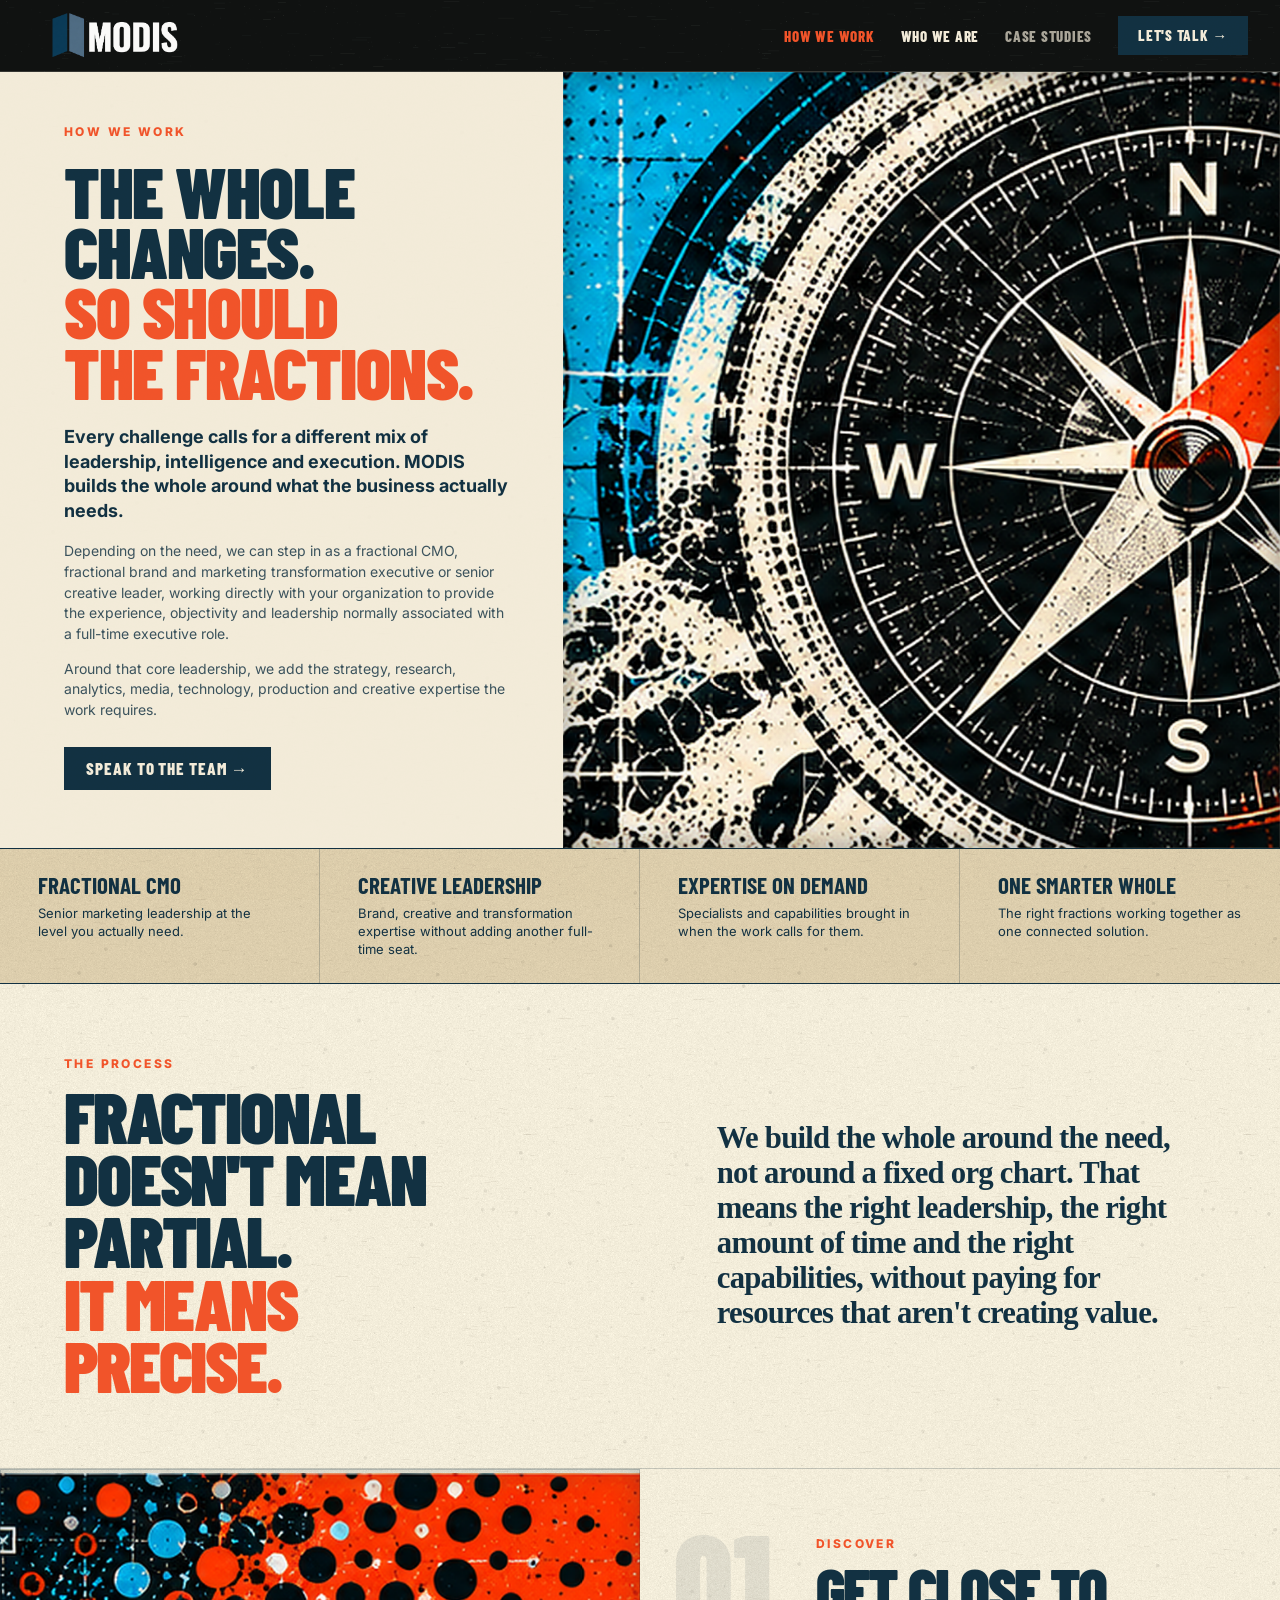
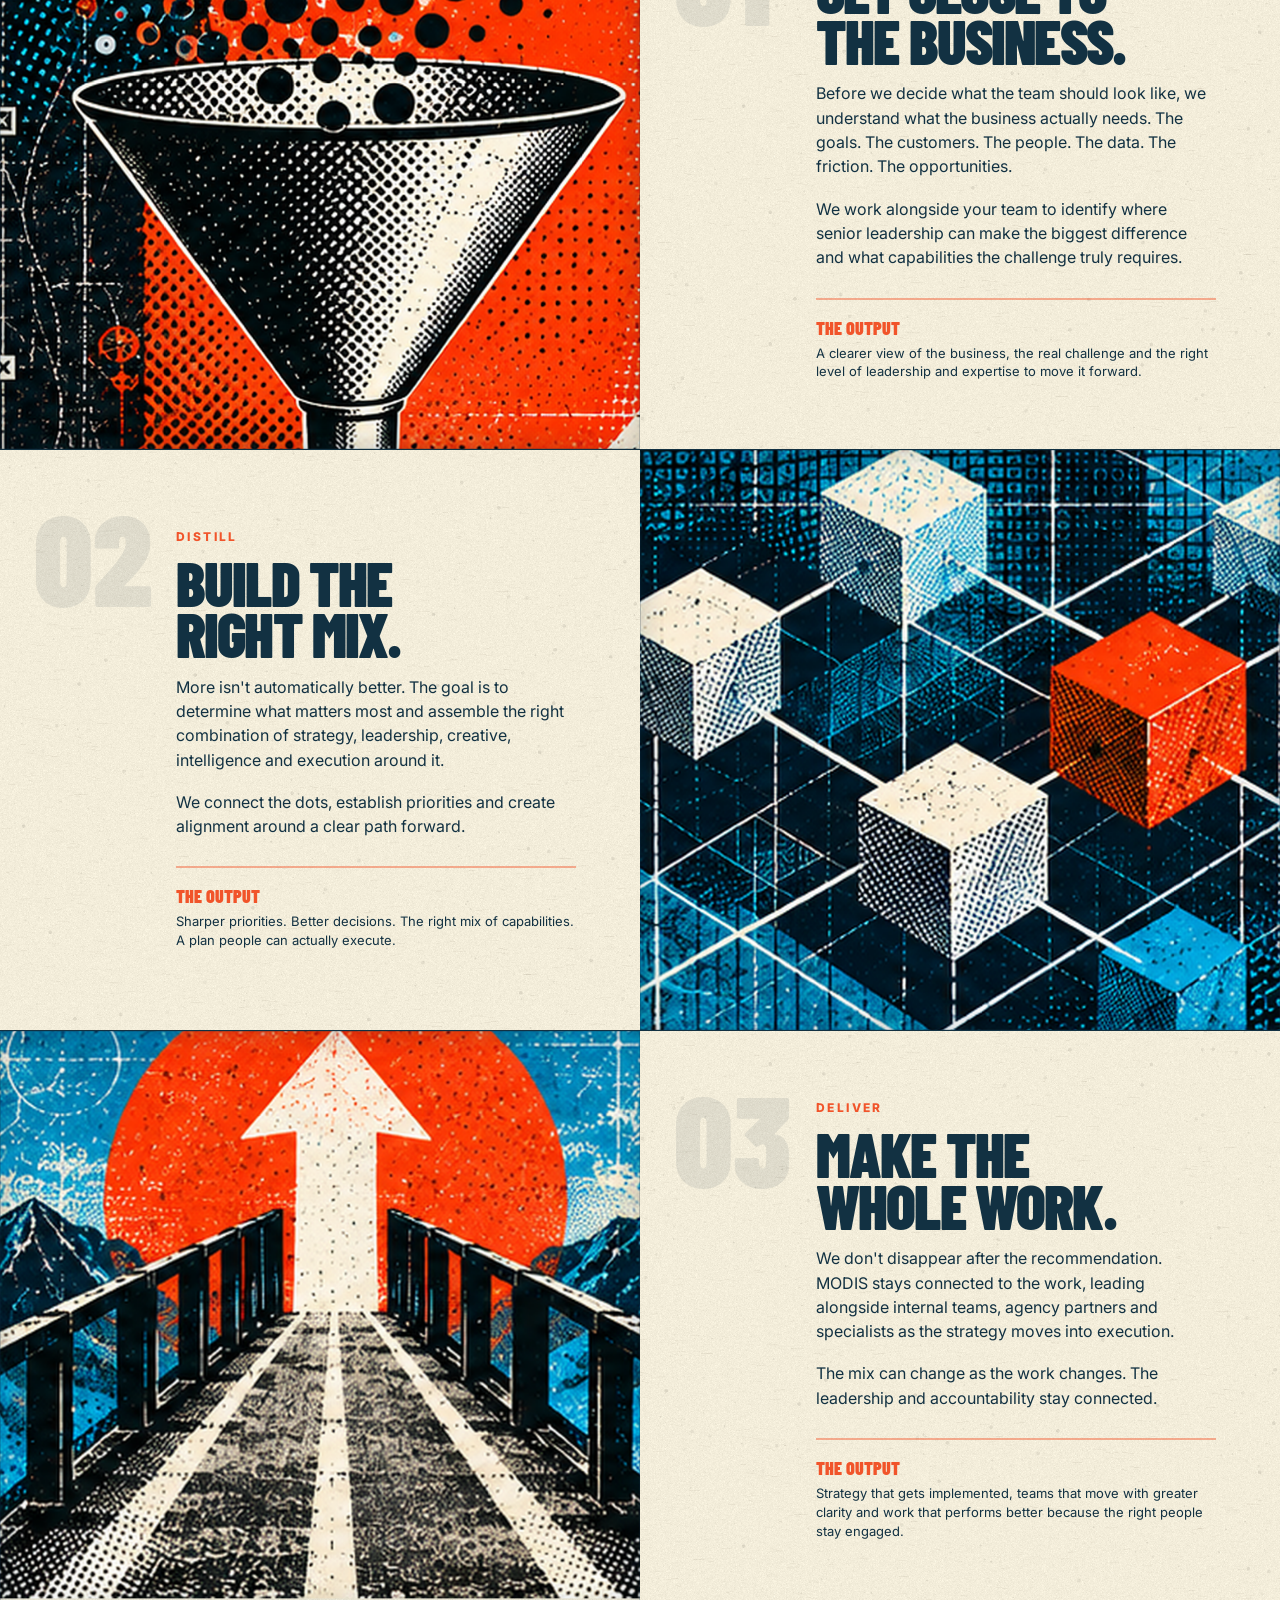
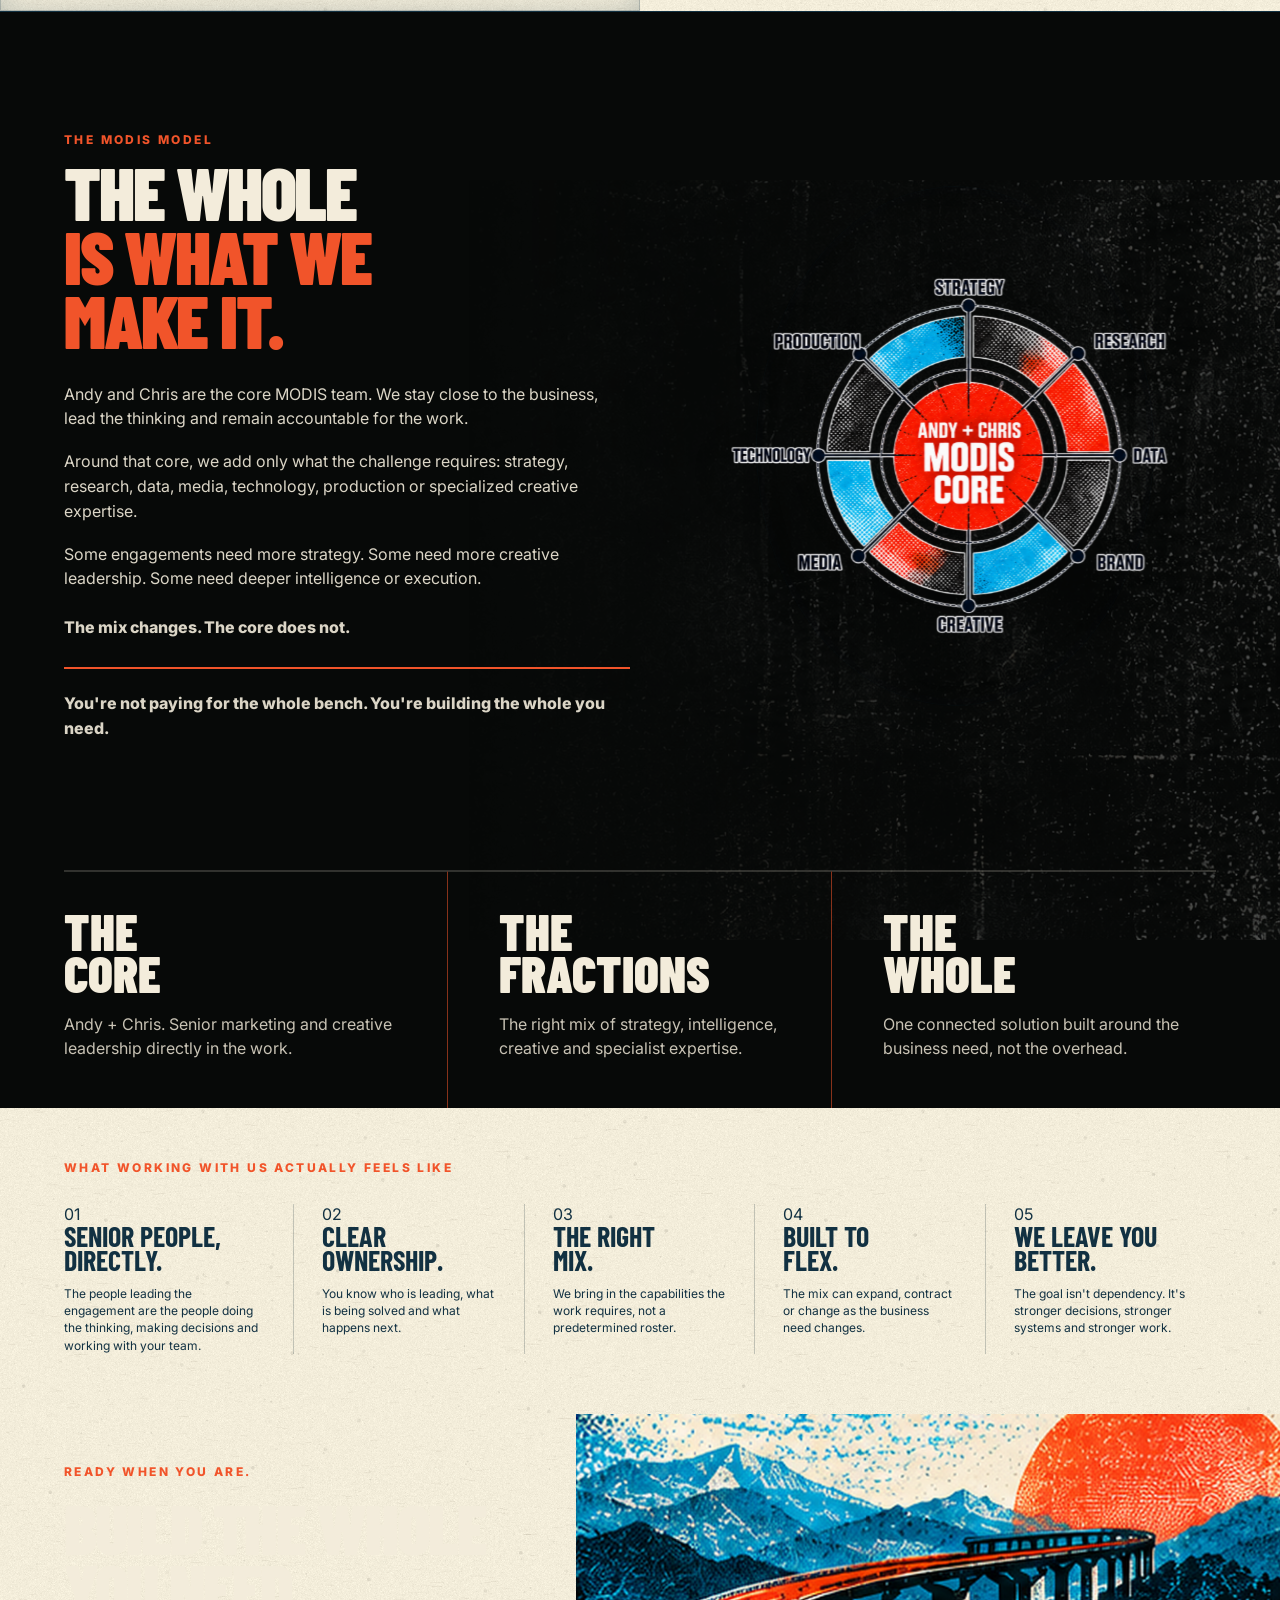
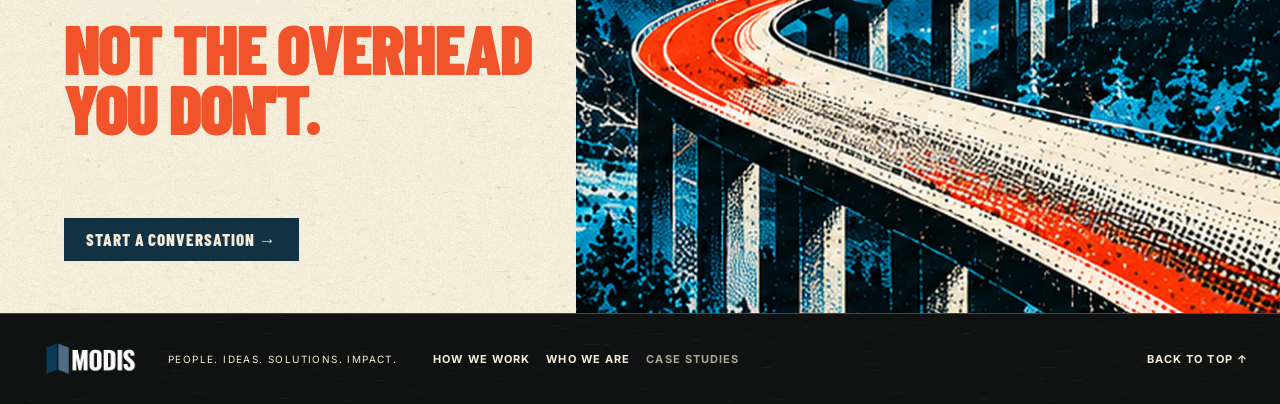
<file: how-we-work.html>
<!doctype html>
<html lang="en">

<head>
  <meta charset="utf-8">

  <meta
    name="viewport"
    content="width=device-width, initial-scale=1"
  >

  <meta
    name="description"
    content="How MODIS works. Fractional marketing and creative leadership built around the business problem, with the right mix of strategy, intelligence and execution."
  >

  <title>How We Work | MODIS</title>

  <link
    rel="icon"
    type="image/png"
    href="assets/favicon.png"
  >

  <link
    rel="apple-touch-icon"
    href="assets/favicon.png"
  >

  <link
    rel="preconnect"
    href="https://fonts.googleapis.com"
  >

  <link
    rel="preconnect"
    href="https://fonts.gstatic.com"
    crossorigin
  >

  <link
    href="https://fonts.googleapis.com/css2?family=Barlow+Condensed:wght@600;700;800;900&family=Inter:wght@400;500;600;700;800&display=swap"
    rel="stylesheet"
  >

  <link rel="stylesheet" href="styles.css">

  <link rel="stylesheet" href="how-we-work-fix.css">

</head>


<body>


  <!-- =====================================================
       HEADER
       ===================================================== -->

  <header class="site-header">

    <a
      class="brand"
      href="index.html"
      aria-label="MODIS home"
    >
      <img
        src="assets/modis-logo-reversed.png"
        alt="MODIS"
      >
    </a>


    <button
      id="menu"
      class="menu-toggle"
      type="button"
      aria-label="Open menu"
      aria-expanded="false"
    >
      MENU
    </button>


    <nav
      class="site-nav"
      aria-label="Primary navigation"
    >

      <a
        class="active"
        href="how-we-work.html"
      >
        HOW WE WORK
      </a>

      <a href="about-us.html">
        WHO WE ARE
      </a>

      <a
        class="nav-placeholder"
        href="#"
        aria-disabled="true"
        tabindex="-1"
        style="pointer-events:none; opacity:.68;"
      >
        CASE STUDIES
      </a>

      <a
        class="btn small"
        href="mailto:info@modismarketing.com"
      >
        LET'S TALK →
      </a>

    </nav>

  </header>



  <main>


    <!-- =====================================================
         HERO
         ===================================================== -->

    <section class="hww-hero">

      <div class="hww-hero-copy">

        <p class="kicker">
          HOW WE WORK
        </p>

        <h1>
          THE WHOLE<br>
          CHANGES.
          <span>
            SO SHOULD<br>
            THE FRACTIONS.
          </span>
        </h1>

        <p class="hww-lead">
          Every challenge calls for a different mix of leadership,
          intelligence and execution. MODIS builds the whole around
          what the business actually needs.
        </p>

        <p class="hww-hero-support">
          Depending on the need, we can step in as a fractional CMO,
          fractional brand and marketing transformation executive or
          senior creative leader, working directly with your organization
          to provide the experience, objectivity and leadership normally
          associated with a full-time executive role.
        </p>

        <p class="hww-hero-support">
          Around that core leadership, we add the strategy, research,
          analytics, media, technology, production and creative expertise
          the work requires.
        </p>

        <a
          class="btn"
          href="#contact"
        >
          SPEAK TO THE TEAM →
        </a>

      </div>


      <div class="hww-hero-art">

        <img
          class="parallax"
          src="assets/how-we-work-compass.png"
          alt="MODIS compass illustration"
          data-speed="0.10"
        >

      </div>

    </section>



    <!-- =====================================================
         FRACTION STRIP
         ===================================================== -->

    <section class="hww-principles">

      <article>
        <h3>FRACTIONAL CMO</h3>

        <p>
          Senior marketing leadership at the level you actually need.
        </p>
      </article>


      <article>
        <h3>CREATIVE LEADERSHIP</h3>

        <p>
          Brand, creative and transformation expertise without adding
          another full-time seat.
        </p>
      </article>


      <article>
        <h3>EXPERTISE ON DEMAND</h3>

        <p>
          Specialists and capabilities brought in when the work calls
          for them.
        </p>
      </article>


      <article>
        <h3>ONE SMARTER WHOLE</h3>

        <p>
          The right fractions working together as one connected solution.
        </p>
      </article>

    </section>



    <!-- =====================================================
         PROCESS INTRO
         ===================================================== -->

    <section class="hww-process-intro">

      <div class="hww-process-heading">

        <p class="kicker">
          THE PROCESS
        </p>

        <h2>
          FRACTIONAL<br>
          DOESN'T MEAN<br>
          PARTIAL.
          <span>
            IT MEANS<br>
            PRECISE.
          </span>
        </h2>

      </div>


      <div class="hww-process-intro-copy">

        <p>
          We build the whole around the need, not around a fixed org chart.
          That means the right leadership, the right amount of time and the
          right capabilities, without paying for resources that aren't
          creating value.
        </p>

      </div>

    </section>



    <!-- =====================================================
         01 DISCOVER
         ===================================================== -->

    <section class="hww-step">

      <div class="hww-step-art">

        <img
          class="parallax"
          src="assets/how-we-work-funnel.png"
          alt="MODIS Discover illustration"
          data-speed="0.09"
        >

      </div>


      <div class="hww-step-copy">

        <div class="hww-step-number">
          01
        </div>

        <div>

          <p class="kicker">
            DISCOVER
          </p>

          <h2>
            GET CLOSE TO<br>
            THE BUSINESS.
          </h2>

          <p>
            Before we decide what the team should look like, we understand
            what the business actually needs. The goals. The customers.
            The people. The data. The friction. The opportunities.
          </p>

          <p>
            We work alongside your team to identify where senior leadership
            can make the biggest difference and what capabilities the
            challenge truly requires.
          </p>

          <div class="hww-output">

            <strong>
              THE OUTPUT
            </strong>

            <p>
              A clearer view of the business, the real challenge and the
              right level of leadership and expertise to move it forward.
            </p>

          </div>

        </div>

      </div>

    </section>



    <!-- =====================================================
         02 DISTILL
         ===================================================== -->

    <section class="hww-step">

      <div class="hww-step-copy">

        <div class="hww-step-number">
          02
        </div>

        <div>

          <p class="kicker">
            DISTILL
          </p>

          <h2>
            BUILD THE<br>
            RIGHT MIX.
          </h2>

          <p>
            More isn't automatically better. The goal is to determine
            what matters most and assemble the right combination of
            strategy, leadership, creative, intelligence and execution
            around it.
          </p>

          <p>
            We connect the dots, establish priorities and create alignment
            around a clear path forward.
          </p>

          <div class="hww-output">

            <strong>
              THE OUTPUT
            </strong>

            <p>
              Sharper priorities. Better decisions. The right mix of
              capabilities. A plan people can actually execute.
            </p>

          </div>

        </div>

      </div>


      <div class="hww-step-art">

        <img
          class="parallax"
          src="assets/how-we-work-cubes.png"
          alt="MODIS Distill illustration"
          data-speed="0.085"
        >

      </div>

    </section>



    <!-- =====================================================
         03 DELIVER
         ===================================================== -->

    <section class="hww-step">

      <div class="hww-step-art">

        <img
          class="parallax"
          src="assets/how-we-work-bridge.png"
          alt="MODIS Deliver illustration"
          data-speed="0.08"
        >

      </div>


      <div class="hww-step-copy">

        <div class="hww-step-number">
          03
        </div>

        <div>

          <p class="kicker">
            DELIVER
          </p>

          <h2>
            MAKE THE<br>
            WHOLE WORK.
          </h2>

          <p>
            We don't disappear after the recommendation. MODIS stays
            connected to the work, leading alongside internal teams,
            agency partners and specialists as the strategy moves
            into execution.
          </p>

          <p>
            The mix can change as the work changes. The leadership
            and accountability stay connected.
          </p>

          <div class="hww-output">

            <strong>
              THE OUTPUT
            </strong>

            <p>
              Strategy that gets implemented, teams that move with greater
              clarity and work that performs better because the right people
              stay engaged.
            </p>

          </div>

        </div>

      </div>

    </section>



    <!-- =====================================================
         THE MODIS MODEL
         ===================================================== -->

    <section class="hww-model">


      <!-- TOP ROW -->
      <div class="hww-model-inner">


        <!-- LEFT COPY -->

        <div class="hww-model-copy">

          <p class="kicker">
            THE MODIS MODEL
          </p>

          <h2>
            THE WHOLE
            <span>
              IS WHAT WE<br>
              MAKE IT.
            </span>
          </h2>

          <p>
            Andy and Chris are the core MODIS team. We stay close to the
            business, lead the thinking and remain accountable for the work.
          </p>

          <p>
            Around that core, we add only what the challenge requires:
            strategy, research, data, media, technology, production or
            specialized creative expertise.
          </p>

          <p>
            Some engagements need more strategy. Some need more creative
            leadership. Some need deeper intelligence or execution.
          </p>

          <p class="hww-model-core-line">
            The mix changes. The core does not.
          </p>

          <div
            class="hww-model-rule"
            aria-hidden="true"
          ></div>

          <p class="hww-model-payoff">
            You're not paying for the whole bench.
            You're building the whole you need.
          </p>

        </div>



        <!-- RIGHT DIAGRAM -->

        <div class="hww-diagram-wrap">

          <div class="hww-diagram-card hww-diagram-image-card">

            <img
              class="hww-model-diagram-image parallax"
              src="assets/modis-core-wheel.png"
              alt="The MODIS model with Andy and Chris at the core surrounded by strategy, research, data, brand, creative, media, technology and production."
              data-speed="0.045"
            >

          </div>

        </div>

      </div>



      <!-- =================================================
           FULL-WIDTH BOTTOM ROW
           IMPORTANT: THIS IS OUTSIDE .hww-model-inner
           ================================================= -->

      <div class="hww-model-points">


        <article>

          <h3>
            THE<br>
            CORE
          </h3>

          <p>
            Andy + Chris. Senior marketing and creative leadership
            directly in the work.
          </p>

        </article>


        <article>

          <h3>
            THE<br>
            FRACTIONS
          </h3>

          <p>
            The right mix of strategy, intelligence, creative and
            specialist expertise.
          </p>

        </article>


        <article>

          <h3>
            THE<br>
            WHOLE
          </h3>

          <p>
            One connected solution built around the business need,
            not the overhead.
          </p>

        </article>


      </div>

    </section>



    <!-- =====================================================
         EXPERIENCE
         ===================================================== -->

    <section class="hww-experience">

      <p class="kicker">
        WHAT WORKING WITH US ACTUALLY FEELS LIKE
      </p>


      <div class="hww-experience-grid">


        <article>

          <span>
            01
          </span>

          <h3>
            SENIOR PEOPLE,<br>
            DIRECTLY.
          </h3>

          <p>
            The people leading the engagement are the people doing the
            thinking, making decisions and working with your team.
          </p>

        </article>


        <article>

          <span>
            02
          </span>

          <h3>
            CLEAR<br>
            OWNERSHIP.
          </h3>

          <p>
            You know who is leading, what is being solved and what
            happens next.
          </p>

        </article>


        <article>

          <span>
            03
          </span>

          <h3>
            THE RIGHT<br>
            MIX.
          </h3>

          <p>
            We bring in the capabilities the work requires,
            not a predetermined roster.
          </p>

        </article>


        <article>

          <span>
            04
          </span>

          <h3>
            BUILT TO<br>
            FLEX.
          </h3>

          <p>
            The mix can expand, contract or change as the business
            need changes.
          </p>

        </article>


        <article>

          <span>
            05
          </span>

          <h3>
            WE LEAVE YOU<br>
            BETTER.
          </h3>

          <p>
            The goal isn't dependency. It's stronger decisions,
            stronger systems and stronger work.
          </p>

        </article>


      </div>

    </section>



    <!-- =====================================================
         FINAL CTA
         ===================================================== -->

    <section
      id="contact"
      class="hww-final"
    >

      <div class="hww-final-copy">

        <p class="kicker">
          READY WHEN YOU ARE.
        </p>

        <h2>
          BUILD THE WHOLE<br>
          YOU NEED.
          <span>
            NOT THE OVERHEAD<br>
            YOU DON'T.
          </span>
        </h2>

        <p>
          Start with the challenge. We'll build the right combination
          of leadership and expertise around it.
        </p>

        <a
          class="btn"
          href="mailto:info@modismarketing.com"
        >
          START A CONVERSATION →
        </a>

      </div>


      <div class="hww-final-art">

        <img
          class="parallax"
          src="assets/how-we-work-road.png"
          alt="Road leading forward"
          data-speed="0.075"
        >

      </div>

    </section>


  </main>



  <!-- =====================================================
       FOOTER
       ===================================================== -->

  <footer class="site-footer dark">

    <img
      src="assets/modis-logo-reversed.png"
      alt="MODIS"
    >

    <span>
      PEOPLE. IDEAS. SOLUTIONS. IMPACT.
    </span>

    <div class="footer-links">

      <a href="how-we-work.html">
        HOW WE WORK
      </a>

      <a href="about-us.html">
        WHO WE ARE
      </a>

      <a
        href="#"
        aria-disabled="true"
        tabindex="-1"
        style="pointer-events:none; opacity:.68;"
      >
        CASE STUDIES
      </a>

    </div>

    <a
      class="back-top"
      href="#"
    >
      BACK TO TOP ↑
    </a>

  </footer>



  <script src="scripts.js"></script>


</body>

</html>
</file>
<file: styles.css>
:root {

  --ink: #123142;
  --cta-blue: #123142;
  --cta-blue-hover: #1b4358;

  --orange: #f1542a;

  --paper: #f3ecdb;
  --paper-deep: #eee5d2;

  --testimonial: #e7ddca;

  --black: #111514;

  --rule: rgba(16, 40, 50, .22);

}


/* =========================================
   GLOBAL
   ========================================= */

* {
  box-sizing: border-box;
}


html {
  scroll-behavior: smooth;
}


body {

  margin: 0;

  color: var(--ink);

  background-color: var(--paper);

  background-image:
    url("assets/paper-texture.png");

  background-repeat: repeat;

  background-size: 720px 720px;

  font-family:
    Inter,
    Arial,
    sans-serif;

}


body::after {

  content: "";

  position: fixed;

  inset: 0;

  z-index: 100;

  pointer-events: none;

  opacity: .08;

  background-image:
    url("assets/paper-texture.png");

  background-size:
    760px 760px;

  mix-blend-mode:
    multiply;

}


.paper {

  background-color:
    var(--paper);

  background-image:
    url("assets/paper-texture.png");

  background-repeat:
    repeat;

  background-size:
    720px 720px;

}


.dark {

  color:
    var(--paper);

  background-color:
    var(--black);

  background-image:
    url("assets/dark-print-texture.png");

  background-repeat:
    repeat;

  background-size:
    700px 700px;

}


p {
  margin:
    0
    0
    18px;
}


.kicker {

  margin:
    0
    0
    14px;

  color:
    var(--orange);

  font-size:
    12px;

  font-weight:
    800;

  line-height:
    1;

  letter-spacing:
    .2em;

}


/* =========================================
   TYPOGRAPHY
   ========================================= */

h1,
h2,
h3 {

  font-family:
    "Barlow Condensed",
    Impact,
    sans-serif;

}


h1,
h2 {

  margin:
    .08em
    0
    .24em;

  font-weight:
    900;

  line-height:
    .84;

  letter-spacing:
    -.03em;

  text-transform:
    uppercase;

}


h1 {

  font-size:
    clamp(
      72px,
      8vw,
      132px
    );

}


h2 {

  font-size:
    clamp(
      56px,
      5.8vw,
      92px
    );

}


h1,
.feature-copy h2,
.proof-stat b {

  color:
    var(--cta-blue);

}


h1 span,
h2 span {

  display:
    block;

  color:
    var(--orange);

}


/* =========================================
   SECTION PROOF POINTS
   ========================================= */

.section-points {

  width:
    100%;

  max-width:
    620px;

  margin:
    24px
    0
    30px;

  padding:
    0;

  list-style:
    none;

}


.section-points li {

  position:
    relative;

  margin:
    0
    0
    11px;

  padding-left:
    23px;

  color:
    var(--cta-blue);

  font-size:
    16px;

  font-weight:
    600;

  line-height:
    1.35;

}


.section-points li:last-child {

  margin-bottom:
    0;

}


.section-points li::before {

  content:
    "";

  position:
    absolute;

  left:
    0;

  top:
    .48em;

  width:
    8px;

  height:
    8px;

  background:
    var(--orange);

}


/* =========================================
   BUTTONS
   ========================================= */

.btn {

  display:
    inline-block;

  align-self:
    flex-start;

  padding:
    13px
    22px;

  color:
    var(--paper)
    !important;

  background:
    var(--cta-blue);

  border:
    0;

  text-decoration:
    none;

  font-family:
    "Barlow Condensed",
    sans-serif;

  font-size:
    17px;

  font-weight:
    800;

  line-height:
    1;

  letter-spacing:
    .055em;

  transition:
    background-color
    .2s
    ease;

}


.btn:hover {

  background:
    var(--cta-blue-hover);

}


.btn.small {

  padding:
    12px
    20px;

}


.dark .btn,
#services .btn {

  background:
    var(--orange);

}


.dark .btn:hover,
#services .btn:hover {

  background:
    #ff6944;

}


/* =========================================
   HEADER
   ========================================= */

.site-header {

  position:
    sticky;

  top:
    0;

  z-index:
    50;

  display:
    flex;

  align-items:
    center;

  height:
    72px;

  padding:
    8px
    32px;

  background-color:
    var(--black);

  background-image:
    url("assets/dark-print-texture.png");

  background-repeat:
    repeat;

  background-size:
    700px
    700px;

  border-bottom:
    1px solid
    rgba(
      245,
      239,
      223,
      .16
    );

}


.brand img {

  display:
    block;

  width:
    164px;

  background:
    transparent;

}


.site-nav {

  display:
    flex;

  align-items:
    center;

  gap:
    26px;

  margin-left:
    auto;

}


.site-nav a,
.menu-toggle {

  color:
    var(--paper);

  text-decoration:
    none;

  font-family:
    "Barlow Condensed",
    sans-serif;

  font-size:
    15px;

  font-weight:
    800;

  letter-spacing:
    .05em;

}


.site-nav > a:not(.btn):hover {

  color:
    var(--orange);

}


.menu-toggle {

  display:
    none;

  margin-left:
    auto;

  background:
    transparent;

  border:
    0;

}


/* =========================================
   HERO
   ========================================= */

.hero {

  display:
    grid;

  grid-template-columns:
    48%
    52%;

  min-height:
    780px;

  overflow:
    hidden;

  border-bottom:
    1px solid
    var(--ink);

}


.hero-copy {

  position:
    relative;

  z-index:
    2;

  align-self:
    center;

  padding:
    56px
    42px
    56px
    50px;

}


.hero-copy .section-points {

  max-width:
    570px;

}


.actions {

  display:
    flex;

  align-items:
    center;

  flex-wrap:
    wrap;

  gap:
    20px;

  margin-top:
    30px;

}


.watch {

  color:
    var(--cta-blue);

  text-decoration:
    none;

  font-family:
    "Barlow Condensed",
    sans-serif;

  font-size:
    18px;

  font-weight:
    800;

  line-height:
    1;

  letter-spacing:
    .03em;

}


.watch small {

  display:
    block;

  margin-top:
    4px;

  font-size:
    12px;

}


.hero-visual-wrap {

  position:
    relative;

  display:
    block;

  overflow:
    visible;

}


.hero-art {

  width:
    calc(100% + 55px);

  min-height:
    100%;

  margin-left:
    -55px;

}


/* =========================================
   ART / PARALLAX
   ========================================= */

.art-image {

  position:
    relative;

  min-height:
    100%;

  overflow:
    hidden;

}


.art-fill {

  position:
    absolute;

  inset:
    -5%;

  width:
    110%;

  height:
    110%;

  background-repeat:
    no-repeat;

  background-size:
    cover;

  background-position:
    center;

  transform:
    translate3d(
      0,
      0,
      0
    );

  will-change:
    transform;

  filter:
    contrast(1.03)
    saturate(.96);

}


.art-image::after {

  content:
    "";

  position:
    absolute;

  inset:
    0;

  z-index:
    2;

  pointer-events:
    none;

  opacity:
    .12;

  background-image:
    url("assets/paper-texture.png");

  background-repeat:
    repeat;

  background-size:
    700px
    700px;

  mix-blend-mode:
    multiply;

}


.hero-art .art-fill {

  background-image:
    url("assets/hero-eye-hires.png");

  background-position:
    44%
    46%;

}


.mountain-art .art-fill {

  background-image:
    url("assets/mountain-hires.png");

  background-position:
    48%
    50%;

}


.bulb-art .art-fill {

  background-image:
    url("assets/bulb-hires.png");

  background-position:
    50%
    48%;

}


.record-art .art-fill {

  background-image:
    url("assets/record-clean.png");

  background-position:
    50%
    50%;

}


/* =========================================
   LARGE IMAGE PANEL DEPTH
   ========================================= */

.hero-art,
.mountain-art,
.bulb-art,
.record-art {

  position:
    relative;

}


.hero-art::before,
.mountain-art::before,
.bulb-art::before,
.record-art::before {

  content:
    "";

  position:
    absolute;

  inset:
    0;

  z-index:
    5;

  pointer-events:
    none;

  box-shadow:
    inset 0 0 0 1px
    rgba(
      18,
      49,
      66,
      .24
    ),

    inset 0 0 28px
    rgba(
      18,
      49,
      66,
      .28
    );

}


.record-art::before {

  box-shadow:
    inset 0 0 0 1px
    rgba(
      243,
      236,
      219,
      .12
    ),

    inset 0 0 30px
    rgba(
      0,
      0,
      0,
      .38
    );

}


/* =========================================
   CAPABILITIES
   ========================================= */

.capabilities {

  display:
    grid;

  grid-template-columns:
    repeat(
      4,
      1fr
    );

  background-color:
    var(--testimonial);

  background-image:
    url("assets/paper-texture.png");

  background-repeat:
    repeat;

  background-size:
    720px
    720px;

  background-blend-mode:
    multiply;

  border-top:
    1px solid
    var(--ink);

  border-bottom:
    1px solid
    var(--ink);

}


.capabilities div {

  padding:
    18px
    20px;

  text-align:
    center;

  border-right:
    1px solid
    var(--rule);

}


.capabilities div:last-child {

  border-right:
    0;

}


.capabilities b {

  display:
    block;

  color:
    var(--cta-blue);

  font-family:
    "Barlow Condensed",
    sans-serif;

  font-size:
    18px;

  font-weight:
    800;

}


.capabilities span {

  display:
    block;

  margin-top:
    4px;

  color:
    var(--cta-blue);

  font-size:
    11px;

  line-height:
    1.3;

}


/* =========================================
   FEATURE SECTIONS
   ========================================= */

.feature {

  display:
    grid;

  grid-template-columns:
    1fr
    1fr;

  min-height:
    600px;

  border-bottom:
    1px solid
    var(--ink);

}


.feature-copy {

  align-self:
    stretch;

  display:
    flex;

  flex-direction:
    column;

  justify-content:
    center;

  padding:
    56px
    50px;

}


.feature-copy .section-points {

  max-width:
    620px;

}


/* =========================================
   DESKTOP INTELLIGENCE
   COPY LEFT / BULB RIGHT
   ========================================= */

.data-section {

  display:
    grid;

  grid-template-columns:
    1fr
    1fr;

}


.data-section .feature-copy {

  grid-column:
    1;

  grid-row:
    1;

  padding-right:
    68px;

}


.data-section .bulb-art {

  grid-column:
    2;

  grid-row:
    1;

}


/* =========================================
   FRACTIONAL DARK SECTION
   ========================================= */

#services .feature-copy {

  color:
    var(--paper);

  background-color:
    var(--black);

  background-image:
    url("assets/dark-print-texture.png");

  background-repeat:
    repeat;

  background-size:
    700px
    700px;

}


#services .feature-copy h2 {

  color:
    var(--paper);

}


#services .feature-copy h2 span {

  color:
    var(--orange);

}


#services .section-points li {

  color:
    var(--paper);

}


#services .section-points li::before {

  background:
    var(--orange);

}


/* =========================================
   PROCESS
   ========================================= */

.process {

  display:
    grid;

  grid-template-columns:
    45%
    55%;

  min-height:
    590px;

  border-bottom:
    1px solid
    var(--ink);

}


.process-copy {

  align-self:
    center;

  padding:
    54px
    50px;

}


.process-copy h2 {

  color:
    var(--paper);

  font-size:
    clamp(
      54px,
      5.5vw,
      84px
    );

}


.process-copy .intro {

  max-width:
    620px;

  color:
    rgba(
      245,
      239,
      223,
      .94
    );

  font-size:
    16px;

  line-height:
    1.55;

}


.steps {

  display:
    grid;

  grid-template-columns:
    repeat(
      3,
      1fr
    );

  gap:
    18px;

  margin:
    28px
    0;

}


.steps article {

  position:
    relative;

  display:
    grid;

  grid-template-columns:
    auto
    1fr;

  gap:
    12px;

  padding-top:
    18px;

}


.steps article::before {

  content:
    "";

  position:
    absolute;

  top:
    0;

  left:
    0;

  width:
    84%;

  height:
    2px;

  background:
    var(--orange);

}


.steps strong {

  color:
    var(--orange);

  font-family:
    "Barlow Condensed",
    sans-serif;

  font-size:
    46px;

  font-weight:
    900;

  line-height:
    1;

}


.steps h3 {

  margin:
    1px
    0
    4px;

  color:
    var(--paper);

  font-size:
    22px;

  font-weight:
    900;

  line-height:
    1;

}


.steps p {

  margin:
    0;

  color:
    rgba(
      245,
      239,
      223,
      .9
    );

  font-size:
    11px;

  line-height:
    1.3;

}


/* =========================================
   RESULTS
   ========================================= */

.proof {

  display:
    grid;

  grid-template-columns:
    42%
    58%;

  align-items:
    stretch;

  border-bottom:
    1px solid
    var(--ink);

}


.proof-stat {

  padding:
    46px
    48px;

}


.proof-stat strong {

  display:
    block;

  color:
    var(--orange);

  font-family:
    "Barlow Condensed",
    sans-serif;

  font-size:
    clamp(
      92px,
      10vw,
      150px
    );

  font-weight:
    900;

  line-height:
    .78;

}


.proof-stat b {

  display:
    block;

  margin:
    6px
    0
    18px;

  font-family:
    "Barlow Condensed",
    sans-serif;

  font-size:
    20px;

  font-weight:
    800;

  line-height:
    1;

}


.proof-stat p:not(.kicker) {

  max-width:
    390px;

  font-size:
    13px;

  line-height:
    1.5;

}


.proof blockquote {

  position:
    relative;

  display:
    flex;

  flex-direction:
    column;

  justify-content:
    center;

  margin:
    0;

  padding:
    68px
    8vw
    64px
    7vw;

  color:
    var(--cta-blue);

  background-color:
    var(--testimonial);

  background-image:
    url("assets/paper-texture.png");

  background-repeat:
    repeat;

  background-size:
    720px
    720px;

  background-blend-mode:
    multiply;

  box-shadow:
    inset 0 0 0 1px
    rgba(
      18,
      49,
      66,
      .08
    ),

    inset 0 0 30px
    rgba(
      18,
      49,
      66,
      .04
    );

  font-family:
    Georgia,
    "Times New Roman",
    serif;

  font-size:
    clamp(
      36px,
      3.4vw,
      58px
    );

  font-style:
    italic;

  line-height:
    1.08;

}


.proof blockquote::before {

  content:
    "";

  display:
    block;

  width:
    64px;

  height:
    5px;

  margin-bottom:
    30px;

  background:
    var(--orange);

}


.proof cite {

  display:
    block;

  margin-top:
    26px;

  color:
    var(--cta-blue);

  font-family:
    Inter,
    sans-serif;

  font-size:
    12px;

  font-style:
    normal;

  font-weight:
    800;

  letter-spacing:
    .15em;

}


.testimonial-cta {

  display:
    inline-block;

  align-self:
    flex-start;

  margin-top:
    28px;

  color:
    var(--orange);

  text-decoration:
    none;

  font-family:
    "Barlow Condensed",
    sans-serif;

  font-size:
    17px;

  font-style:
    normal;

  font-weight:
    800;

  letter-spacing:
    .06em;

}


.testimonial-cta:hover {

  text-decoration:
    underline;

}


/* =========================================
   FOUNDERS
   ========================================= */

.founders {

  padding:
    70px
    5vw
    48px;

  border-top:
    1px solid
    rgba(
      16,
      40,
      50,
      .18
    );

}


.founders-intro {

  display:
    grid;

  grid-template-columns:
    1.15fr
    .85fr;

  gap:
    64px;

  align-items:
    start;

  margin-bottom:
    44px;

}


.founders-head h2 {

  margin:
    0;

  color:
    var(--cta-blue);

  font-size:
    clamp(
      58px,
      6vw,
      96px
    );

  line-height:
    .9;

}


.founders-head h2 span {

  color:
    var(--orange);

}


.founders-summary {

  padding-top:
    42px;

}


.founders-summary p {

  max-width:
    560px;

  margin:
    0;

  color:
    var(--cta-blue);

  font-family:
    Georgia,
    "Times New Roman",
    serif;

  font-size:
    clamp(
      22px,
      1.8vw,
      32px
    );

  line-height:
    1.22;

}


.founders-grid {

  display:
    grid;

  grid-template-columns:
    repeat(
      2,
      minmax(
        0,
        1fr
      )
    );

  gap:
    54px;

  align-items:
    start;

}


.founder-card {

  display:
    block;

  min-width:
    0;

}


.founder-card + .founder-card {

  padding-left:
    54px;

  border-left:
    1px solid
    rgba(
      16,
      40,
      50,
      .18
    );

}


/* =========================================
   FOUNDER IMAGE BOXES
   ========================================= */

.founder-photo-wrap {

  position:
    relative;

  width:
    100%;

  max-width:
    560px;

  aspect-ratio:
    16 / 10;

  overflow:
    hidden;

  margin:
    0
    0
    28px;

  background:
    #ef7396;

  border:
    1px solid
    rgba(
      18,
      49,
      66,
      .15
    );

}


.founder-photo-wrap::before {

  content:
    "";

  position:
    absolute;

  inset:
    0;

  z-index:
    5;

  pointer-events:
    none;

  box-shadow:
    inset 0 0 0 1px
    rgba(
      18,
      49,
      66,
      .28
    ),

    inset 0 0 16px
    rgba(
      18,
      49,
      66,
      .26
    );

}


.founder-photo-wrap::after {

  content:
    "";

  position:
    absolute;

  inset:
    0;

  z-index:
    4;

  pointer-events:
    none;

  opacity:
    .08;

  background-image:
    url("assets/paper-texture.png");

  background-size:
    520px
    520px;

  mix-blend-mode:
    multiply;

}


.founder-photo {

  display:
    block;

  width:
    100%;

  height:
    112%;

  max-width:
    none;

  max-height:
    none;

  object-fit:
    cover;

  object-position:
    center
    12%;

  transform:
    translate3d(
      0,
      0,
      0
    );

  will-change:
    transform;

}


.founder-card:first-child
.founder-photo {

  object-position:
    center
    14%;

}


.founder-card:last-child
.founder-photo {

  object-position:
    center
    10%;

}


/* =========================================
   FOUNDER COPY
   ========================================= */

.founder-copy {

  max-width:
    620px;

}


.founder-copy h3 {

  margin:
    0
    0
    10px;

  color:
    var(--cta-blue);

  font-size:
    clamp(
      46px,
      4vw,
      66px
    );

  font-weight:
    900;

  line-height:
    .9;

  letter-spacing:
    -.02em;

  text-transform:
    uppercase;

}


.founder-role {

  max-width:
    580px;

  margin:
    0;

  color:
    #45697b;

  font-family:
    "Barlow Condensed",
    sans-serif;

  font-size:
    18px;

  font-weight:
    800;

  line-height:
    1.15;

  letter-spacing:
    .04em;

  text-transform:
    uppercase;

}


.accent-line {

  width:
    72px;

  height:
    5px;

  margin:
    18px
    0
    22px;

  background:
    var(--orange);

}


.founder-copy
p:not(.founder-role) {

  max-width:
    610px;

  margin:
    0
    0
    18px;

  color:
    var(--cta-blue);

  font-size:
    16px;

  line-height:
    1.5;

}


.founder-copy strong {

  font-weight:
    800;

}


/* =========================================
   FOUNDER CTA
   ========================================= */

.founders-cta-wrap {

  display:
    flex;

  justify-content:
    center;

  padding:
    44px
    0
    10px;

}


.founders-cta {

  padding:
    15px
    34px;

  color:
    #fff
    !important;

  background:
    var(--orange)
    !important;

  font-size:
    18px;

}


.founders-cta:hover {

  background:
    #ff6944
    !important;

}


/* =========================================
   TRUSTED BY / LOGO MARQUEE
   ========================================= */

.trust {

  width:
    100%;

  overflow:
    hidden;

  padding:
    32px
    0
    38px;

  border-top:
    1px solid
    var(--rule);

  border-bottom:
    1px solid
    var(--rule);

}


.trust-title {

  margin:
    0
    0
    26px;

  padding:
    0
    24px;

  color:
    var(--cta-blue);

  text-align:
    center;

  font-family:
    "Barlow Condensed",
    sans-serif;

  font-size:
    14px;

  font-weight:
    800;

  line-height:
    1;

  letter-spacing:
    .18em;

  text-transform:
    uppercase;

}


.logo-marquee {

  position:
    relative;

  width:
    100%;

  overflow:
    hidden;

  white-space:
    nowrap;

}


.logo-marquee::before,
.logo-marquee::after {

  content:
    "";

  position:
    absolute;

  top:
    0;

  bottom:
    0;

  z-index:
    4;

  width:
    100px;

  pointer-events:
    none;

}


.logo-marquee::before {

  left:
    0;

  background:
    linear-gradient(
      to right,
      var(--paper) 0%,
      rgba(
        243,
        236,
        219,
        0
      ) 100%
    );

}


.logo-marquee::after {

  right:
    0;

  background:
    linear-gradient(
      to left,
      var(--paper) 0%,
      rgba(
        243,
        236,
        219,
        0
      ) 100%
    );

}


.logo-track {

  display:
    flex;

  flex-direction:
    row;

  flex-wrap:
    nowrap;

  align-items:
    center;

  width:
    max-content;

  min-width:
    max-content;

  gap:
    72px;

  padding:
    8px
    36px;

  animation:
    modisLogoScroll
    50s
    linear
    infinite;

  will-change:
    transform;

}


.logo-track img {

  display:
    block;

  flex:
    0
    0
    auto;

  width:
    auto;

  height:
    auto;

  max-width:
    165px;

  max-height:
    58px;

  object-fit:
    contain;

  opacity:
    .76;

  filter:
    grayscale(1)
    saturate(0)
    contrast(1.12);

  transition:
    opacity
    .25s
    ease,

    filter
    .25s
    ease,

    transform
    .25s
    ease;

}


.logo-track img:hover {

  opacity:
    1;

  filter:
    grayscale(0)
    saturate(1)
    contrast(1);

  transform:
    scale(1.05);

}


.logo-marquee:hover
.logo-track {

  animation-play-state:
    paused;

}


@keyframes modisLogoScroll {

  from {

    transform:
      translate3d(
        0,
        0,
        0
      );

  }

  to {

    transform:
      translate3d(
        -50%,
        0,
        0
      );

  }

}


/* =========================================
   CONTACT
   ========================================= */

.final {

  display:
    flex;

  justify-content:
    space-between;

  align-items:
    center;

  gap:
    42px;

  padding:
    68px
    50px;

  border-top:
    4px solid
    var(--orange);

}


.final h2 {

  max-width:
    820px;

  color:
    var(--paper);

  font-size:
    clamp(
      44px,
      4.7vw,
      74px
    );

}


.final p:not(.kicker) {

  color:
    rgba(
      245,
      239,
      223,
      .94
    );

  font-size:
    16px;

  line-height:
    1.55;

}


/* =========================================
   FOOTER
   ========================================= */

.site-footer {

  display:
    flex;

  align-items:
    center;

  gap:
    20px;

  padding:
    26px
    32px;

  border-top:
    1px solid
    rgba(
      255,
      255,
      255,
      .22
    );

}


.site-footer img {

  width:
    116px;

  background:
    transparent;

}


.site-footer span {

  font-size:
    10px;

  letter-spacing:
    .14em;

}


.footer-links {

  display:
    flex;

  flex-wrap:
    wrap;

  gap:
    16px;

  margin-left:
    16px;

}


.footer-links a,
.back-top {

  color:
    var(--paper);

  text-decoration:
    none;

  font-size:
    11px;

  font-weight:
    700;

  letter-spacing:
    .1em;

}


.back-top {

  margin-left:
    auto;

}


/* =========================================
   TABLET
   ========================================= */

@media
(max-width: 1100px) {


  .site-nav {

    gap:
      18px;

  }


  .hero {

    grid-template-columns:
      1fr;

  }


  .hero-art {

    width:
      100%;

    margin-left:
      0;

    min-height:
      500px;

  }


  .feature,
  .process,
  .proof {

    grid-template-columns:
      1fr;

  }


  /* services image stays above copy */

  .feature-right
  .art-image {

    order:
      1;

  }


  .feature-right
  .feature-copy {

    order:
      2;

  }


  /*
    Important:
    no intelligence order change here.
    Desktop/tablet logic remains controlled separately.
  */


  .art-image {

    min-height:
      420px;

  }


  .steps {

    grid-template-columns:
      1fr;

  }


  .proof blockquote {

    border-top:
      1px solid
      var(--rule);

  }


  .founders-intro {

    grid-template-columns:
      1fr;

    gap:
      20px;

  }


  .founders-summary {

    padding-top:
      0;

  }


  .founders-grid {

    gap:
      36px;

  }


  .founder-card +
  .founder-card {

    padding-left:
      36px;

  }

}


/* =========================================
   MOBILE
   ========================================= */

@media
(max-width: 820px) {


  .site-header {

    height:
      68px;

    padding:
      8px
      18px;

  }


  .brand img {

    width:
      128px;

  }


  .menu-toggle {

    display:
      block;

  }


  .site-nav {

    position:
      absolute;

    top:
      68px;

    left:
      0;

    right:
      0;

    display:
      none;

    flex-direction:
      column;

    align-items:
      flex-start;

    gap:
      18px;

    padding:
      22px
      18px
      26px;

    background:
      var(--black);

    border-bottom:
      1px solid
      rgba(
        255,
        255,
        255,
        .18
      );

  }


  .site-nav.open {

    display:
      flex;

  }


  .hero-copy,
  .feature-copy,
  .process-copy,
  .proof-stat,
  .proof blockquote,
  .final {

    padding-left:
      24px;

    padding-right:
      24px;

  }


  .hero-copy,
  .feature-copy,
  .process-copy {

    padding-top:
      42px;

    padding-bottom:
      42px;

  }


  .hero-art {

    min-height:
      400px;

  }


  .section-points {

    margin-top:
      20px;

    margin-bottom:
      28px;

  }


  .section-points li {

    font-size:
      15px;

    line-height:
      1.35;

  }


  /* CAPABILITIES */

  .capabilities {

    grid-template-columns:
      1fr
      1fr;

  }


  .capabilities
  div:nth-child(2) {

    border-right:
      0;

  }


  .capabilities
  div:nth-child(-n+2) {

    border-bottom:
      1px solid
      var(--rule);

  }


  /* STANDARD STACKING */

  .feature,
  .process,
  .proof {

    grid-template-columns:
      1fr;

  }


  .art-image {

    min-height:
      360px;

  }


  /* =====================================
     MOBILE INTELLIGENCE
     BULB ABOVE COPY ONLY ON MOBILE
     ===================================== */

  .data-section {

    display:
      flex
      !important;

    flex-direction:
      column
      !important;

  }


  .data-section
  .bulb-art {

    order:
      1
      !important;

    min-height:
      320px;

  }


  .data-section
  .feature-copy {

    order:
      2
      !important;

    padding-right:
      24px;

  }


  /* RESULTS */

  .proof blockquote {

    padding-top:
      50px;

    padding-bottom:
      50px;

    font-size:
      clamp(
        34px,
        9vw,
        48px
      );

  }


  /* FOUNDERS */

  .founders {

    padding:
      48px
      24px
      34px;

  }


  .founders-grid {

    grid-template-columns:
      1fr;

  }


  .founder-card +
  .founder-card {

    margin-top:
      12px;

    padding-top:
      42px;

    padding-left:
      0;

    border-top:
      1px solid
      rgba(
        16,
        40,
        50,
        .18
      );

    border-left:
      0;

  }


  .founder-photo-wrap {

    max-width:
      100%;

    aspect-ratio:
      4 / 3;

  }


  /* LOGO MARQUEE */

  .trust {

    padding:
      26px
      0
      30px;

  }


  .trust-title {

    padding:
      0
      20px;

    font-size:
      12px;

    line-height:
      1.2;

  }


  .logo-track {

    flex-wrap:
      nowrap;

    gap:
      42px;

    padding:
      6px
      24px;

    animation-duration:
      42s;

  }


  .logo-track img {

    flex:
      0
      0
      auto;

    max-width:
      130px;

    max-height:
      48px;

  }


  .logo-marquee::before,
  .logo-marquee::after {

    width:
      48px;

  }


  /* CONTACT */

  .final {

    display:
      block;

    padding-top:
      52px;

    padding-bottom:
      52px;

  }


  .final .btn {

    margin-top:
      18px;

  }


  /* FOOTER */

  .site-footer {

    flex-wrap:
      wrap;

    gap:
      14px;

    padding:
      22px
      18px;

  }


  .footer-links {

    margin-left:
      0;

  }


  .back-top {

    margin-left:
      0;

  }

}
.section-points .bold-point {
  font-weight: 800;
}
/* =========================================
   ALIGN MAIN SECTION COLUMNS
   ========================================= */

/* Hero uses same center split as sections below */
.hero {
  grid-template-columns: 1fr 1fr !important;
}

/* Remove the hero image bleed that shifts the divider left */
.hero-art {
  width: 100% !important;
  margin-left: 0 !important;
}

/* Keep feature sections on matching 50/50 columns */
.feature,
.data-section {
  grid-template-columns: 1fr 1fr !important;
}
/* =========================================
   MOBILE FIX AFTER DESKTOP COLUMN ALIGNMENT
   ========================================= */

@media (max-width: 820px) {

  /* HERO
     Copy full width, image full width underneath
  */

  .hero {
    display: grid !important;
    grid-template-columns: 1fr !important;
  }

  .hero-copy {
    grid-column: 1 !important;
    grid-row: 1 !important;
  }

  .hero-visual-wrap {
    grid-column: 1 !important;
    grid-row: 2 !important;
    width: 100% !important;
  }

  .hero-art {
    width: 100% !important;
    margin-left: 0 !important;
    min-height: 360px !important;
  }


  /* FRACTIONAL SERVICES
     Image full width, copy full width underneath
  */

  #services {
    display: grid !important;
    grid-template-columns: 1fr !important;
  }

  #services .mountain-art {
    grid-column: 1 !important;
    grid-row: 1 !important;
    order: 1 !important;
    width: 100% !important;
    min-height: 360px !important;
  }

  #services .feature-copy {
    grid-column: 1 !important;
    grid-row: 2 !important;
    order: 2 !important;
    width: 100% !important;
  }


  /* INTELLIGENCE
     Keep bulb above copy
  */

  .data-section {
    display: flex !important;
    flex-direction: column !important;
  }

  .data-section .bulb-art {
    order: 1 !important;
    width: 100% !important;
    min-height: 320px !important;
  }

  .data-section .feature-copy {
    order: 2 !important;
    width: 100% !important;
  }

}
/* =========================================================
   HOW WE WORK
   CLEAN PAGE RESET
   ========================================================= */

.site-nav a.active {
  color: var(--orange);
}


/* =========================================
   HERO
   ========================================= */

.hww-hero {
  display: grid;
  grid-template-columns: 44% 56%;
  min-height: 680px;
  overflow: hidden;
  border-bottom: 1px solid var(--ink);
}

.hww-hero-copy {
  position: relative;
  z-index: 3;
  display: flex;
  flex-direction: column;
  justify-content: center;
  padding: 64px 48px 64px 5vw;
}

.hww-hero h1 {
  margin: 0 0 28px;
  color: var(--paper);
  font-size: clamp(68px, 6.7vw, 110px);
  line-height: .82;
}

.hww-hero h1 span {
  display: block;
  color: var(--orange);
}

.hww-lead {
  max-width: 570px;
  margin: 0 0 19px;
  color: var(--paper);
  font-size: 20px;
  font-weight: 700;
  line-height: 1.42;
}

.hww-hero-support {
  max-width: 580px;
  margin: 0 0 16px;
  color: rgba(243,236,219,.78);
  font-size: 14px;
  line-height: 1.55;
}

.hww-hero-copy .btn {
  align-self: flex-start;
  margin-top: 14px;
}

.hww-hero-art {
  position: relative;
  min-height: 680px;
  overflow: hidden;
}

.hww-hero-art img {
  position: absolute;
  inset: -6%;
  width: 112%;
  height: 112%;
  object-fit: cover;
  will-change: transform;
}

.hww-hero-art::after {
  content: "";
  position: absolute;
  inset: 0;
  z-index: 4;
  pointer-events: none;
  box-shadow:
    inset 0 0 0 1px rgba(243,236,219,.09),
    inset 0 0 34px rgba(0,0,0,.42);
}


/* =========================================
   FRACTION STRIP
   ========================================= */

.hww-principles {
  display: grid;
  grid-template-columns: repeat(4, 1fr);
  background-color: var(--testimonial);
  background-image: url("assets/paper-texture.png");
  background-size: 720px 720px;
  background-blend-mode: multiply;
  border-bottom: 1px solid var(--ink);
}

.hww-principles article {
  padding: 25px 38px;
  border-right: 1px solid var(--rule);
}

.hww-principles article:last-child {
  border-right: 0;
}

.hww-principles h3 {
  margin: 0 0 7px;
  color: var(--cta-blue);
  font-size: 23px;
  line-height: 1;
  text-transform: uppercase;
}

.hww-principles p {
  margin: 0;
  color: var(--cta-blue);
  font-size: 13px;
  line-height: 1.4;
}


/* =========================================
   PROCESS INTRO
   ========================================= */

.hww-process-intro {
  display: grid;
  grid-template-columns: 1fr 1fr;
  min-height: 485px;
  align-items: stretch;
  border-bottom: 1px solid var(--rule);
}

.hww-process-heading {
  display: flex;
  flex-direction: column;
  justify-content: center;
  padding: 58px 5vw;
}

.hww-process-heading h2 {
  max-width: 700px;
  margin: 0;
  color: var(--cta-blue);
  font-size: clamp(60px, 5.6vw, 90px);
  line-height: .87;
}

.hww-process-heading h2 span {
  display: block;
  color: var(--orange);
}

.hww-process-intro-copy {
  display: flex;
  align-items: center;
  justify-content: center;
  padding: 52px 6vw;
}

.hww-process-intro-copy p {
  max-width: 650px;
  margin: 0;
  color: var(--cta-blue);
  font-family: Georgia, "Times New Roman", serif;
  font-size: clamp(29px, 2.4vw, 43px);
  font-weight: 700;
  line-height: 1.14;
  letter-spacing: -.025em;
}


/* =========================================
   PROCESS STEPS
   ========================================= */

.hww-step {
  display: grid;
  grid-template-columns: 1fr 1fr;
  min-height: 580px;
  border-bottom: 1px solid var(--ink);
}

.hww-step-art {
  position: relative;
  min-height: 580px;
  overflow: hidden;
}

.hww-step-art img {
  position: absolute;
  inset: -7%;
  width: 114%;
  height: 114%;
  object-fit: cover;
  will-change: transform;
}

.hww-step-art::after {
  content: "";
  position: absolute;
  inset: 0;
  z-index: 3;
  pointer-events: none;
  box-shadow:
    inset 0 0 0 1px rgba(18,49,66,.20),
    inset 0 0 30px rgba(18,49,66,.24);
}

.hww-step-copy {
  position: relative;
  display: grid;
  grid-template-columns: 120px 1fr;
  gap: 22px;
  align-items: center;
  padding: 58px 5vw 58px 34px;
}

.hww-step-number {
  align-self: start;
  color: rgba(18,49,66,.09);
  font-family: "Barlow Condensed", sans-serif;
  font-size: clamp(108px, 10vw, 170px);
  font-weight: 900;
  line-height: .75;
}

.hww-step-copy h2 {
  margin-top: 5px;
  color: var(--cta-blue);
  font-size: clamp(50px, 4.8vw, 78px);
}

.hww-step-copy > div > p:not(.kicker) {
  max-width: 550px;
  font-size: 16px;
  line-height: 1.52;
}

.hww-output {
  max-width: 550px;
  margin-top: 28px;
  padding-top: 17px;
  border-top: 2px solid rgba(241,84,42,.45);
}

.hww-output strong {
  display: block;
  margin-bottom: 5px;
  color: var(--orange);
  font-family: "Barlow Condensed", sans-serif;
  font-size: 18px;
  font-weight: 900;
}

.hww-output p {
  margin: 0;
  font-size: 13px;
  line-height: 1.45;
}


/* =========================================
   MODIS MODEL
   ========================================= */

.hww-model {
  position: relative;
  overflow: hidden;
  padding: 78px 5vw 0;
  color: var(--paper);
  background: #070908;
}


/*
  Actual distressed image.
  Confined mostly to the diagram side.
*/

.hww-model::before {
  content: "";
  position: absolute;
  top: 0;
  right: 0;
  bottom: 0;
  width: 64%;
  z-index: 0;
  pointer-events: none;

  background-image:
    url("assets/how-we-work-modis-model-background.png");

  background-repeat: no-repeat;
  background-position: right center;
  background-size: auto 760px;

  opacity: .30;

  -webkit-mask-image:
    linear-gradient(
      90deg,
      transparent 0%,
      rgba(0,0,0,.20) 15%,
      rgba(0,0,0,.78) 45%,
      #000 72%
    );

  mask-image:
    linear-gradient(
      90deg,
      transparent 0%,
      rgba(0,0,0,.20) 15%,
      rgba(0,0,0,.78) 45%,
      #000 72%
    );
}


.hww-model > * {
  position: relative;
  z-index: 2;
}


.hww-model-inner {
  display: grid;

  grid-template-columns:
    minmax(0, 1.06fr)
    minmax(420px, .94fr);

  gap: 60px;
  align-items: center;
}


/* =========================================
   MODEL COPY
   ========================================= */

.hww-model-copy h2 {
  max-width: 720px;
  margin: 0 0 30px;
  color: var(--paper);
  font-size: clamp(62px, 5.8vw, 94px);
  line-height: .86;
}

.hww-model-copy h2 span {
  display: block;
  color: var(--orange);
}

.hww-model-copy > p:not(.kicker) {
  max-width: 650px;
  color: rgba(243,236,219,.90);
  font-size: 16px;
  line-height: 1.55;
}

.hww-model-copy .hww-model-core-line {
  margin-top: 24px;
  color: var(--paper);
  font-weight: 800;
}

.hww-model-rule {
  width: 100%;
  max-width: 650px;
  height: 2px;
  margin: 27px 0 22px;
  background: var(--orange);
}

.hww-model-copy .hww-model-payoff {
  color: var(--paper);
  font-size: 17px;
  font-weight: 800;
  line-height: 1.45;
}


/* =========================================
   DIAGRAM
   ========================================= */

.hww-diagram-wrap {
  display: flex;
  align-items: center;
  justify-content: center;

  min-width: 0;

  padding:
    46px
    20px;

  overflow: visible;
}


.hww-diagram-card {
  position: relative;

  width:
    min(
      460px,
      90%
    );

  aspect-ratio: 1 / 1;

  flex: 0 0 auto;

  border-radius: 50%;

  overflow: hidden;

  background:
    radial-gradient(
      circle at 44% 38%,
      rgba(255,255,255,.34) 0%,
      rgba(255,255,255,.05) 34%,
      transparent 64%
    ),
    #e7ddca;

  border:
    1px solid
    rgba(18,49,66,.28);

  box-shadow:
    0 24px 60px rgba(0,0,0,.40),
    0 0 0 8px rgba(243,236,219,.045),
    inset 0 0 0 1px rgba(255,255,255,.34),
    inset 0 0 45px rgba(18,49,66,.07);

  transform:
    scale(.88);

  transform-origin:
    center center;

  will-change:
    transform;
}


/*
  Printed-paper surface
*/

.hww-diagram-card::before {
  content: "";
  position: absolute;
  inset: 0;
  z-index: 0;
  pointer-events: none;
  border-radius: 50%;

  opacity: .16;

  background-image:
    radial-gradient(
      rgba(18,49,66,.32) .45px,
      transparent .65px
    );

  background-size:
    6px 6px;
}


/*
  Inner plate / border
*/

.hww-diagram-card::after {
  content: "";
  position: absolute;
  inset: 15px;
  z-index: 1;
  pointer-events: none;

  border-radius: 50%;

  border:
    1px solid
    rgba(18,49,66,.09);

  box-shadow:
    inset 0 0 30px rgba(18,49,66,.05);
}


.hww-diagram {
  position: relative;
  z-index: 2;

  display: block;

  width: 100%;
  height: 100%;

  padding: 22px;

  overflow: visible;
}


/* =========================================
   DIAGRAM SYSTEM
   ========================================= */

.hww-diagram-crosshair {
  stroke: rgba(48,54,58,.08);
  stroke-width: 1;
}


.hww-diagram-guide {
  fill: none;

  stroke:
    rgba(48,54,58,.17);

  stroke-width: 1;
}


.hww-diagram-fractions {
  fill: none;

  stroke:
    var(--orange);

  stroke-width: 6;

  stroke-linecap: round;

  stroke-dasharray:
    46 119;

  opacity: .88;

  transform-origin:
    300px 300px;

  transform:
    rotate(-11deg);
}


.hww-diagram-fractions-alt {
  fill: none;

  stroke:
    #169bbb;

  stroke-width: 2.5;

  stroke-linecap: round;

  stroke-dasharray:
    10 148;

  opacity: .72;

  transform-origin:
    300px 300px;

  transform:
    rotate(11deg);
}


.hww-diagram-ring {
  fill: none;

  stroke:
    rgba(48,54,58,.47);

  stroke-width: 1.5;
}


.hww-diagram-inner-track {
  fill: none;

  stroke:
    rgba(48,54,58,.22);

  stroke-width: 1;

  stroke-dasharray:
    4 7;
}


.hww-diagram-core-halo {
  fill: none;

  stroke:
    var(--orange);

  stroke-width: 2;

  opacity: .52;
}


.hww-diagram-core-outline {
  fill:
    rgba(48,54,58,.07);

  stroke:
    rgba(48,54,58,.42);

  stroke-width: 1.5;
}


.hww-diagram-core {
  fill:
    #30363a;

  stroke:
    #30363a;

  stroke-width: 1.5;
}


.hww-diagram-spoke {
  stroke:
    rgba(48,54,58,.52);

  stroke-width: 1.6;

  stroke-linecap: round;
}


.hww-diagram-connector {
  stroke:
    rgba(48,54,58,.25);

  stroke-width: 1;

  stroke-linecap: round;
}


.hww-diagram-node {
  fill:
    var(--orange);

  stroke:
    #e7ddca;

  stroke-width:
    2;
}


.hww-diagram-label {
  fill:
    #30363a;

  font-family:
    "Barlow Condensed",
    sans-serif;

  font-size: 18px;

  font-weight: 900;

  letter-spacing:
    .035em;
}


.hww-diagram-core-title {
  fill:
    var(--paper);

  font-family:
    "Barlow Condensed",
    sans-serif;

  font-size: 31px;

  font-weight: 900;
}


.hww-diagram-core-subtitle {
  fill:
    var(--orange);

  font-family:
    "Barlow Condensed",
    sans-serif;

  font-size: 14px;

  font-weight: 900;

  letter-spacing:
    .08em;
}


/* =========================================
   CORE / FRACTIONS / WHOLE
   ========================================= */

.hww-model-points {
  display: grid;

  grid-template-columns:
    repeat(3, 1fr);

  margin-top: 62px;

  border-top:
    1px solid
    rgba(243,236,219,.18);
}


.hww-model-points article {
  padding:
    38px
    42px
    45px
    0;

  border-right:
    1px solid
    rgba(241,84,42,.58);
}


.hww-model-points article + article {
  padding-left: 42px;
}


.hww-model-points article:last-child {
  border-right: 0;
}


.hww-model-points h3 {
  margin: 0 0 12px;

  color: var(--paper);

  font-size: 40px;

  line-height: .84;

  text-transform: uppercase;
}


.hww-model-points p {
  max-width: 350px;

  margin: 0;

  color:
    rgba(243,236,219,.82);

  font-size: 13px;

  line-height: 1.45;
}


/* =========================================
   EXPERIENCE
   ========================================= */

.hww-experience {
  padding:
    54px
    5vw
    60px;
}


.hww-experience-grid {
  display: grid;

  grid-template-columns:
    repeat(5, 1fr);

  margin-top: 30px;
}


.hww-experience-grid article {
  padding:
    0
    28px;

  border-right:
    1px solid
    var(--rule);
}


.hww-experience-grid article:first-child {
  padding-left: 0;
}


.hww-experience-grid article:last-child {
  padding-right: 0;

  border-right: 0;
}


.hww-experience-grid strong {
  display: block;

  margin-bottom: 7px;

  color: var(--orange);

  font-family:
    "Barlow Condensed",
    sans-serif;

  font-size: 55px;

  font-weight: 900;

  line-height: .8;
}


.hww-experience-grid h3 {
  margin: 0 0 12px;

  color: var(--cta-blue);

  font-size: 28px;

  line-height: .86;

  text-transform: uppercase;
}


.hww-experience-grid p {
  margin: 0;

  font-size: 12px;

  line-height: 1.45;
}


/* =========================================
   FINAL CTA
   ========================================= */

.hww-final {
  display: grid;

  grid-template-columns:
    45% 55%;

  min-height: 430px;

  overflow: hidden;
}


.hww-final-copy {
  position: relative;

  z-index: 3;

  display: flex;

  flex-direction: column;

  justify-content: center;

  padding:
    52px
    40px
    52px
    5vw;
}


.hww-final-copy h2 {
  max-width: 740px;

  color: var(--paper);

  font-size:
    clamp(
      54px,
      5.4vw,
      84px
    );

  line-height: .87;
}


.hww-final-copy h2 span {
  display: block;

  color: var(--orange);
}


.hww-final-copy > p:not(.kicker) {
  max-width: 530px;

  color: var(--paper);

  font-size: 15px;

  line-height: 1.5;
}


.hww-final-art {
  position: relative;

  min-height: 430px;

  overflow: hidden;
}


.hww-final-art img {
  position: absolute;

  inset: -8%;

  width: 116%;
  height: 116%;

  object-fit: cover;

  will-change: transform;
}


/* =========================================================
   TABLET
   ========================================================= */

@media (max-width: 1100px) and (min-width: 821px) {

  .hww-hero {
    grid-template-columns:
      46% 54%;
  }


  .hww-hero-copy {
    padding:
      54px
      34px;
  }


  .hww-principles article {
    padding:
      22px
      24px;
  }


  .hww-step-copy {
    grid-template-columns:
      82px 1fr;

    padding:
      48px
      34px;
  }


  .hww-step-number {
    font-size:
      100px;
  }


  .hww-model {
    padding-left:
      34px;

    padding-right:
      34px;
  }


  .hww-model-inner {
    grid-template-columns:
      minmax(0, 1fr)
      minmax(350px, .9fr);

    gap:
      32px;
  }


  .hww-diagram-card {
    width:
      min(
        400px,
        88%
      );
  }

}


/* =========================================================
   MOBILE ONLY
   ========================================================= */

@media (max-width: 820px) {


  /* HERO */

  .hww-hero {
    display: flex;
    flex-direction: column;
    min-height: 0;
  }


  .hww-hero-copy {
    order: 1;

    padding:
      48px
      24px;
  }


  .hww-hero-art {
    order: 2;

    min-height:
      340px;
  }


  .hww-hero h1 {
    font-size:
      clamp(
        58px,
        17vw,
        84px
      );
  }


  .hww-lead {
    font-size:
      17px;
  }


  .hww-hero-support {
    font-size:
      14px;
  }


  /* FRACTIONS */

  .hww-principles {
    grid-template-columns:
      1fr 1fr;
  }


  .hww-principles article {
    padding:
      20px;
  }


  .hww-principles article:nth-child(2) {
    border-right:
      0;
  }


  .hww-principles article:nth-child(-n+2) {
    border-bottom:
      1px solid
      var(--rule);
  }


  /* PROCESS INTRO */

  .hww-process-intro {
    grid-template-columns:
      1fr;

    min-height:
      0;
  }


  .hww-process-heading {
    padding:
      46px
      24px
      32px;
  }


  .hww-process-heading h2 {
    font-size:
      54px;
  }


  .hww-process-intro-copy {
    padding:
      18px
      24px
      48px;
  }


  .hww-process-intro-copy p {
    max-width:
      none;

    font-size:
      clamp(
        26px,
        7vw,
        34px
      );

    line-height:
      1.15;
  }


  /* STEPS */

  .hww-step,
  .hww-step-reverse {
    display: flex;

    flex-direction: column;

    min-height:
      0;
  }


  .hww-step-art {
    order: 1;

    min-height:
      330px;
  }


  .hww-step-copy {
    order: 2;

    grid-template-columns:
      68px 1fr;

    padding:
      42px
      24px;
  }


  .hww-step-number {
    font-size:
      84px;
  }


  .hww-step-copy h2 {
    font-size:
      48px;
  }


  /* MODEL */

  .hww-model {
    padding:
      52px
      24px
      0;
  }


  /*
    Mobile texture is a controlled band
    behind the diagram instead of a giant
    full-section image.
  */

  .hww-model::before {
    top:
      38%;

    right:
      -24px;

    bottom:
      auto;

    width:
      calc(100% + 48px);

    height:
      500px;

    background-size:
      auto 500px;

    background-position:
      68% center;

    opacity:
      .22;

    -webkit-mask-image:
      linear-gradient(
        180deg,
        transparent 0%,
        #000 15%,
        #000 83%,
        transparent 100%
      );

    mask-image:
      linear-gradient(
        180deg,
        transparent 0%,
        #000 15%,
        #000 83%,
        transparent 100%
      );
  }


  .hww-model-inner {
    grid-template-columns:
      1fr;

    gap:
      36px;
  }


  .hww-model-copy h2 {
    font-size:
      57px;
  }


  .hww-model-copy > p:not(.kicker) {
    font-size:
      15px;
  }


  .hww-diagram-wrap {
    padding:
      34px
      0
      44px;
  }


  /*
    Slightly smaller base size because
    it expands to 108% during the scroll.
  */

  .hww-diagram-card {
    width:
      min(
        300px,
        82vw
      );

    transform:
      scale(.92);
  }


  .hww-diagram {
    padding:
      12px;
  }


  .hww-model-points {
    grid-template-columns:
      1fr;

    margin-top:
      12px;
  }


  .hww-model-points article,
  .hww-model-points article + article {
    padding:
      28px
      0;

    border-right:
      0;

    border-bottom:
      1px solid
      rgba(241,84,42,.55);
  }


  .hww-model-points article:last-child {
    border-bottom:
      0;
  }


  /* EXPERIENCE */

  .hww-experience {
    padding:
      48px
      24px;
  }


  .hww-experience-grid {
    grid-template-columns:
      1fr;
  }


  .hww-experience-grid article,
  .hww-experience-grid article:first-child,
  .hww-experience-grid article:last-child {
    padding:
      24px
      0;

    border-right:
      0;

    border-bottom:
      1px solid
      var(--rule);
  }


  .hww-experience-grid article:last-child {
    border-bottom:
      0;
  }


  .hww-experience-grid h3 {
    font-size:
      32px;
  }


  /* FINAL CTA */

  .hww-final {
    display: flex;

    flex-direction: column;

    min-height:
      0;
  }


  .hww-final-copy {
    order:
      1;

    padding:
      48px
      24px;
  }


  .hww-final-copy h2 {
    font-size:
      52px;
  }


  .hww-final-art {
    order:
      2;

    min-height:
      310px;
  }

}


/* =========================================
   REDUCED MOTION
   ========================================= */

@media (prefers-reduced-motion: reduce) {

  .hww-diagram-card {
    transform:
      scale(1) !important;
  }

}
/* =========================================================
   HOW WE WORK — MODIS MODEL IMAGE
   ========================================================= */

.hww-diagram-image-card {
  position: relative;
  display: flex;
  align-items: center;
  justify-content: center;

  width: 100%;
  min-height: 620px;

  padding: 28px;

  overflow: hidden;

  background: transparent;
  border: 0;
  box-shadow: none;
}


/* subtle print-field behind the transparent art */

.hww-diagram-image-card::before {
  content: "";
  position: absolute;
  left: 50%;
  top: 50%;

  width: 92%;
  aspect-ratio: 1;

  transform: translate(-50%, -50%);

  border-radius: 50%;

  background:
    radial-gradient(
      circle,
      rgba(243,236,219,.07) 0,
      rgba(243,236,219,.025) 48%,
      transparent 72%
    );

  pointer-events: none;
}


/* actual MODIS wheel */

.hww-model-diagram-image {
  position: relative;

  width: min(115%, 760px);
  height: auto;
  max-width: none;

  display: block;

  object-fit: contain;

  will-change: transform;

  filter:
    drop-shadow(
      0 18px 24px rgba(0,0,0,.20)
    );
}


/* TABLET */

@media (max-width: 1100px) {

  .hww-diagram-image-card {
    min-height: 540px;
    padding: 20px;
  }

  .hww-model-diagram-image {
    width: min(112%, 650px);
  }

}


/* MOBILE */

@media (max-width: 820px) {

  .hww-diagram-image-card {
    min-height: 0;
    padding: 20px 0;
  }

  .hww-model-diagram-image {
    width: min(108%, 620px);
  }

}


@media (max-width: 520px) {

  .hww-model-diagram-image {
    width: 110%;
    margin-left: -5%;
  }

}
/* =========================================================
   HOW WE WORK — MODIS MODEL POINTS
   Restore full-width row beneath new diagram
   ========================================================= */

.hww-model-points {
  position: relative;
  z-index: 3;

  display: grid;
  grid-template-columns: repeat(3, minmax(0, 1fr));

  width: 100%;
  max-width: none;

  margin: 70px 0 0;
  padding: 0 5vw;

  box-sizing: border-box;
}


/* individual columns */

.hww-model-points article {
  min-width: 0;
  min-height: 220px;

  padding:
    34px
    clamp(28px, 3vw, 56px)
    38px;

  border-top: 1px solid rgba(243,236,219,.18);
  border-right: 1px solid rgba(241,84,42,.55);

  box-sizing: border-box;
}


/* first column aligns with page margin */

.hww-model-points article:first-child {
  padding-left: 0;
}


/* final column */

.hww-model-points article:last-child {
  border-right: 0;
  padding-right: 0;
}


/* headings */

.hww-model-points h3 {
  margin: 0 0 14px;

  color: var(--paper);

  font-family: "Barlow Condensed", sans-serif;
  font-size: clamp(42px, 3.5vw, 62px);
  font-weight: 900;
  line-height: .82;

  text-transform: uppercase;
}


/* body copy */

.hww-model-points p {
  max-width: 330px;
  margin: 0;

  color: rgba(243,236,219,.82);

  font-size: 16px;
  line-height: 1.52;
}


/* =========================================================
   TABLET
   ========================================================= */

@media (max-width: 1100px) {

  .hww-model-points {
    margin-top: 52px;
    padding-left: 34px;
    padding-right: 34px;
  }

  .hww-model-points article {
    padding:
      30px
      28px
      34px;
  }

  .hww-model-points article:first-child {
    padding-left: 0;
  }

  .hww-model-points article:last-child {
    padding-right: 0;
  }

  .hww-model-points h3 {
    font-size: 44px;
  }

}


/* =========================================================
   MOBILE
   ========================================================= */

@media (max-width: 820px) {

  .hww-model-points {
    grid-template-columns: 1fr;

    margin-top: 36px;

    padding:
      0
      24px;
  }

  .hww-model-points article,
  .hww-model-points article:first-child,
  .hww-model-points article:last-child {
    min-height: 0;

    padding:
      27px
      0
      30px;

    border-right: 0;
    border-top: 1px solid rgba(243,236,219,.18);
  }

  .hww-model-points h3 {
    font-size: 46px;
  }

  .hww-model-points p {
    max-width: 520px;
  }

}
/* =========================================================
   HOMEPAGE FOUNDERS — COMPACT BIO FIX
   ========================================================= */

.founders {
  position: relative;
  width: 100%;
  max-width: 100%;
  overflow: hidden;
}


/* two equal founder columns */

.founders-grid {
  display: grid;
  grid-template-columns: repeat(2, minmax(0, 1fr));

  width: 100%;
  max-width: 100%;

  margin: 0;
  padding: 0 2.5vw;

  box-sizing: border-box;
}


/* individual card */

.founder-card {
  position: relative;

  min-width: 0;
  width: 100%;

  overflow: hidden;

  box-sizing: border-box;
}


/* keep vertical divider between founders */

.founder-card + .founder-card {
  border-left: 1px solid rgba(18,49,66,.18);
}


/* image container */

.founder-image {
  position: relative;

  width: 100%;
  height: clamp(300px, 29vw, 430px);

  overflow: hidden;

  background: #e7ddca;
}


/* IMPORTANT:
   override old absolute / oversized portrait rules */

.founder-image img {
  position: static !important;

  display: block;

  width: 100% !important;
  height: 100% !important;

  max-width: 100% !important;

  margin: 0 !important;

  object-fit: cover;
  object-position: center 24%;

  transform: none !important;
}


/* copy */

.founder-copy {
  position: relative;

  width: 100%;

  padding:
    10px
    clamp(24px, 2.6vw, 48px)
    36px;

  box-sizing: border-box;
}

.founder-copy h3 {
  margin: 0 0 8px;

  color: var(--cta-blue);
  font-size: clamp(42px, 4vw, 66px);
  line-height: .88;
}

.founder-role {
  margin: 0 0 8px;

  color: #315d73;

  font-family: "Barlow Condensed", sans-serif !important;
  font-size: 19px;
  font-weight: 900;
  line-height: 1.15;
  text-transform: uppercase;
}

.founder-copy > p:not(.founder-role) {
  max-width: 690px;

  margin: 0;

  color: var(--cta-blue);

  font-size: 16px;
  line-height: 1.5;
}


/* CTA */

.founders-cta {
  width: calc(100% - 5vw);

  margin: 0 auto;
  padding: 20px 24px;

  box-sizing: border-box;

  background: var(--orange);
}

.founders-cta .btn {
  margin: 0;
}


/* prevent any remaining old founder art
   from creating horizontal page overflow */

html,
body {
  max-width: 100%;
  overflow-x: hidden;
}


/* =========================================================
   TABLET / MOBILE
   ========================================================= */

@media (max-width: 820px) {

  .founders-grid {
    grid-template-columns: 1fr;
    padding: 0 24px;
  }

  .founder-card + .founder-card {
    border-left: 0;
    border-top: 1px solid rgba(18,49,66,.18);
  }

  .founder-image {
    height: 390px;
  }

  .founder-copy {
    padding:
      14px
      0
      38px;
  }

  .founders-cta {
    width: calc(100% - 48px);
  }

}


@media (max-width: 520px) {

  .founder-image {
    height: 320px;
  }

  .founder-copy h3 {
    font-size: 46px;
  }

}
/* =========================================================
   MODIS MODEL — FINAL LAYOUT
   ========================================================= */

.hww-model {
  position: relative;
  width: 100%;
  max-width: none;
  overflow: hidden;

  padding:
    78px
    5vw
    0;

  box-sizing: border-box;
}


/* TOP TWO-COLUMN AREA */

.hww-model-inner {
  position: relative;
  z-index: 2;

  display: grid;

  grid-template-columns:
    minmax(0, 1.04fr)
    minmax(460px, .96fr);

  gap: clamp(50px, 5vw, 92px);

  width: 100%;
  max-width: none;

  align-items: center;
}


/* DIAGRAM */

.hww-diagram-wrap {
  position: relative;

  width: 100%;
  min-width: 0;

  display: flex;
  justify-content: center;
  align-items: center;
}

.hww-diagram-image-card {
  position: relative;

  display: flex;
  align-items: center;
  justify-content: center;

  width: 100%;
  min-height: 620px;

  padding: 20px;

  overflow: visible;

  background: transparent;
  border: 0;
  box-shadow: none;
}

.hww-model-diagram-image {
  position: relative;

  display: block;

  width: min(118%, 780px);
  height: auto;
  max-width: none;

  object-fit: contain;

  will-change: transform;

  filter:
    drop-shadow(
      0 18px 26px rgba(0,0,0,.22)
    );
}


/* =========================================================
   CORE / FRACTIONS / WHOLE — TRUE FULL WIDTH
   ========================================================= */

.hww-model-points {
  position: relative;
  z-index: 5;

  display: grid !important;

  grid-template-columns:
    repeat(3, minmax(0, 1fr)) !important;

  width: 100% !important;
  max-width: none !important;

  margin:
    68px
    0
    0 !important;

  padding: 0 !important;

  box-sizing: border-box;

  border-top:
    1px solid
    rgba(243,236,219,.18);
}


/* each third */

.hww-model-points article,
.hww-model-points article + article {
  position: relative;

  width: auto !important;
  min-width: 0 !important;
  max-width: none !important;

  margin: 0 !important;

  padding:
    38px
    clamp(34px, 4vw, 70px)
    48px !important;

  box-sizing: border-box;

  border-right:
    1px solid
    rgba(241,84,42,.55);

  border-bottom: 0 !important;
}


/* align outer edges with page content */

.hww-model-points article:first-child {
  padding-left: 0 !important;
}

.hww-model-points article:last-child {
  padding-right: 0 !important;
  border-right: 0;
}


/* typography */

.hww-model-points h3 {
  margin: 0 0 18px;

  color: var(--paper);

  font-family:
    "Barlow Condensed",
    sans-serif;

  font-size:
    clamp(
      46px,
      4vw,
      68px
    );

  font-weight: 900;

  line-height: .82;

  text-transform: uppercase;
}


.hww-model-points p {
  width: 100%;
  max-width: 390px;

  margin: 0;

  color:
    rgba(243,236,219,.82);

  font-size: 16px;
  line-height: 1.5;
}


/* =========================================================
   TABLET
   ========================================================= */

@media (max-width: 1100px) {

  .hww-model {
    padding-left: 34px;
    padding-right: 34px;
  }

  .hww-model-inner {
    grid-template-columns:
      minmax(0, 1fr)
      minmax(390px, .9fr);

    gap: 32px;
  }

  .hww-model-diagram-image {
    width: min(114%, 660px);
  }

  .hww-model-points article,
  .hww-model-points article + article {
    padding:
      32px
      30px
      40px !important;
  }

  .hww-model-points article:first-child {
    padding-left: 0 !important;
  }

  .hww-model-points article:last-child {
    padding-right: 0 !important;
  }

}


/* =========================================================
   MOBILE
   ========================================================= */

@media (max-width: 820px) {

  .hww-model {
    padding:
      52px
      24px
      0;
  }

  .hww-model-inner {
    grid-template-columns: 1fr;
    gap: 34px;
  }

  .hww-diagram-image-card {
    min-height: 0;
    padding: 10px 0;
  }

  .hww-model-diagram-image {
    width: min(110%, 620px);
  }


  .hww-model-points {
    grid-template-columns: 1fr !important;

    margin-top: 38px !important;
  }

  .hww-model-points article,
  .hww-model-points article + article,
  .hww-model-points article:first-child,
  .hww-model-points article:last-child {
    padding:
      28px
      0
      32px !important;

    border-right: 0;

    border-bottom:
      1px solid
      rgba(241,84,42,.45) !important;
  }

  .hww-model-points article:last-child {
    border-bottom: 0 !important;
  }

  .hww-model-points p {
    max-width: 520px;
  }

}
/* =========================================================
   WHO WE ARE — REAL CLIENT LOGO MARQUEE
   ========================================================= */

.about-logo-marquee {
  position: relative;
  z-index: 3;

  width: 100%;
  overflow: hidden;

  padding:
    8px
    0
    18px;

  border-top:
    1px solid
    rgba(243,236,219,.12);

  border-bottom:
    1px solid
    rgba(243,236,219,.12);
}


/* soft fades at both ends */

.about-logo-marquee::before,
.about-logo-marquee::after {
  content: "";

  position: absolute;
  top: 0;
  bottom: 0;

  z-index: 6;

  width: min(8vw, 120px);

  pointer-events: none;
}

.about-logo-marquee::before {
  left: 0;

  background:
    linear-gradient(
      90deg,
      #080a09 0%,
      rgba(8,10,9,.88) 28%,
      transparent 100%
    );
}

.about-logo-marquee::after {
  right: 0;

  background:
    linear-gradient(
      270deg,
      #080a09 0%,
      rgba(8,10,9,.88) 28%,
      transparent 100%
    );
}


/* each visible row */

.about-logo-row {
  width: 100%;
  overflow: hidden;
}

.about-logo-row + .about-logo-row {
  border-top:
    1px solid
    rgba(243,236,219,.08);
}


/* moving tracks */

.about-logo-track {
  display: flex;
  align-items: center;

  width: max-content;

  will-change: transform;
}

.about-logo-track-a {
  animation:
    aboutLogoMarqueeLeft
    54s
    linear
    infinite;
}

.about-logo-track-b {
  animation:
    aboutLogoMarqueeRight
    62s
    linear
    infinite;
}


/* repeated groups create seamless motion */

.about-logo-group {
  display: flex;
  flex: 0 0 auto;
  align-items: center;

  gap:
    clamp(
      54px,
      5vw,
      94px
    );

  padding:
    34px
    clamp(
      27px,
      2.5vw,
      48px
    );
}


/* logo treatment */

.about-logo-group img {
  display: block;
  flex: 0 0 auto;

  width: auto;
  height: 58px;

  max-width: 190px;

  object-fit: contain;

  filter:
    grayscale(1)
    brightness(0)
    invert(1);

  opacity: .82;

  transition:
    opacity .2s ease,
    transform .2s ease;
}

.about-logo-group img:hover {
  opacity: 1;

  transform:
    scale(1.045);
}


/* balance distinctive wordmarks */

.about-logo-group img[alt="Disney"],
.about-logo-group img[alt="Coca-Cola"],
.about-logo-group img[alt="Jack Daniel's"] {
  height: 64px;
}

.about-logo-group img[alt="United Way"],
.about-logo-group img[alt="Bayer"],
.about-logo-group img[alt="Clemson University"] {
  height: 54px;
}


/* opposite-direction marquee */

@keyframes aboutLogoMarqueeLeft {

  from {
    transform:
      translateX(0);
  }

  to {
    transform:
      translateX(-50%);
  }

}

@keyframes aboutLogoMarqueeRight {

  from {
    transform:
      translateX(-50%);
  }

  to {
    transform:
      translateX(0);
  }

}


/* =========================================================
   TABLET / MOBILE
   ========================================================= */

@media (max-width: 820px) {

  .about-logo-marquee {
    padding-top: 4px;
    padding-bottom: 10px;
  }

  .about-logo-group {
    gap: 46px;

    padding:
      27px
      24px;
  }

  .about-logo-group img {
    max-width: 145px;
    height: 46px;
  }

  .about-logo-group img[alt="Disney"],
  .about-logo-group img[alt="Coca-Cola"],
  .about-logo-group img[alt="Jack Daniel's"] {
    height: 50px;
  }

}


/* =========================================================
   ACCESSIBILITY
   ========================================================= */

@media (prefers-reduced-motion: reduce) {

  .about-logo-track-a,
  .about-logo-track-b {
    animation-play-state: paused;
  }

}
</file>
<file: how-we-work-fix.css>
/* =========================================================
   MODIS — HOW WE WORK HERO FIX
   Put this file in the project root.
   It loads after styles.css and only corrects the first section.
   ========================================================= */


/* Desktop hero */

.hww-hero {
  min-height: 760px;
  background: var(--paper, #f3ecdb);
}

.hww-hero-copy {
  justify-content: center;
  padding: 54px 48px 58px 5vw;
  color: var(--cta-blue, #123142);
}

.hww-hero .kicker {
  margin-bottom: 22px;
  color: var(--orange, #f1542a);
}

.hww-hero h1 {
  max-width: 660px;
  margin: 0 0 24px;
  color: var(--cta-blue, #123142);
  font-size: clamp(64px, 5.6vw, 94px);
  line-height: .84;
  letter-spacing: -.02em;
}

.hww-hero h1 span {
  display: block;
  color: var(--orange, #f1542a);
}

.hww-lead {
  max-width: 600px;
  margin: 0 0 17px;
  color: var(--cta-blue, #123142);
  font-size: 18px;
  font-weight: 700;
  line-height: 1.38;
}

.hww-hero-support {
  max-width: 610px;
  margin: 0 0 14px;
  color: rgba(18,49,66,.82);
  font-size: 14px;
  line-height: 1.48;
}

.hww-hero-copy .btn {
  align-self: flex-start;
  margin-top: 12px;
}

.hww-hero-art {
  min-height: 760px;
}


/* Large desktop: give the copy a little more breathing room */

@media (min-width: 1450px) {

  .hww-hero {
    min-height: 800px;
  }

  .hww-hero-copy {
    padding-top: 60px;
    padding-bottom: 62px;
  }

  .hww-hero h1 {
    font-size: clamp(72px, 5.2vw, 96px);
  }

  .hww-hero-art {
    min-height: 800px;
  }

}


/* Tablet */

@media (max-width: 1100px) and (min-width: 821px) {

  .hww-hero {
    grid-template-columns: 46% 54%;
    min-height: 700px;
  }

  .hww-hero-copy {
    padding: 44px 30px 46px 34px;
  }

  .hww-hero h1 {
    max-width: 100%;
    font-size: clamp(54px, 6vw, 72px);
  }

  .hww-lead {
    font-size: 16px;
  }

  .hww-hero-support {
    font-size: 13px;
    line-height: 1.45;
  }

  .hww-hero-art {
    min-height: 700px;
  }

}


/* Mobile */

@media (max-width: 820px) {

  .hww-hero {
    min-height: 0;
    background: var(--paper, #f3ecdb);
  }

  .hww-hero-copy {
    padding: 48px 24px 50px;
    color: var(--cta-blue, #123142);
  }

  .hww-hero h1 {
    max-width: 100%;
    font-size: clamp(56px, 16vw, 82px);
    line-height: .84;
  }

  .hww-lead {
    max-width: 100%;
    color: var(--cta-blue, #123142);
    font-size: 17px;
  }

  .hww-hero-support {
    max-width: 100%;
    color: rgba(18,49,66,.82);
    font-size: 14px;
  }

  .hww-hero-art {
    min-height: 420px;
  }

}


/* Small phones */

@media (max-width: 520px) {

  .hww-hero-copy {
    padding: 42px 20px 44px;
  }

  .hww-hero h1 {
    font-size: clamp(50px, 15vw, 68px);
  }

  .hww-hero-art {
    min-height: 340px;
  }

}
</file>
